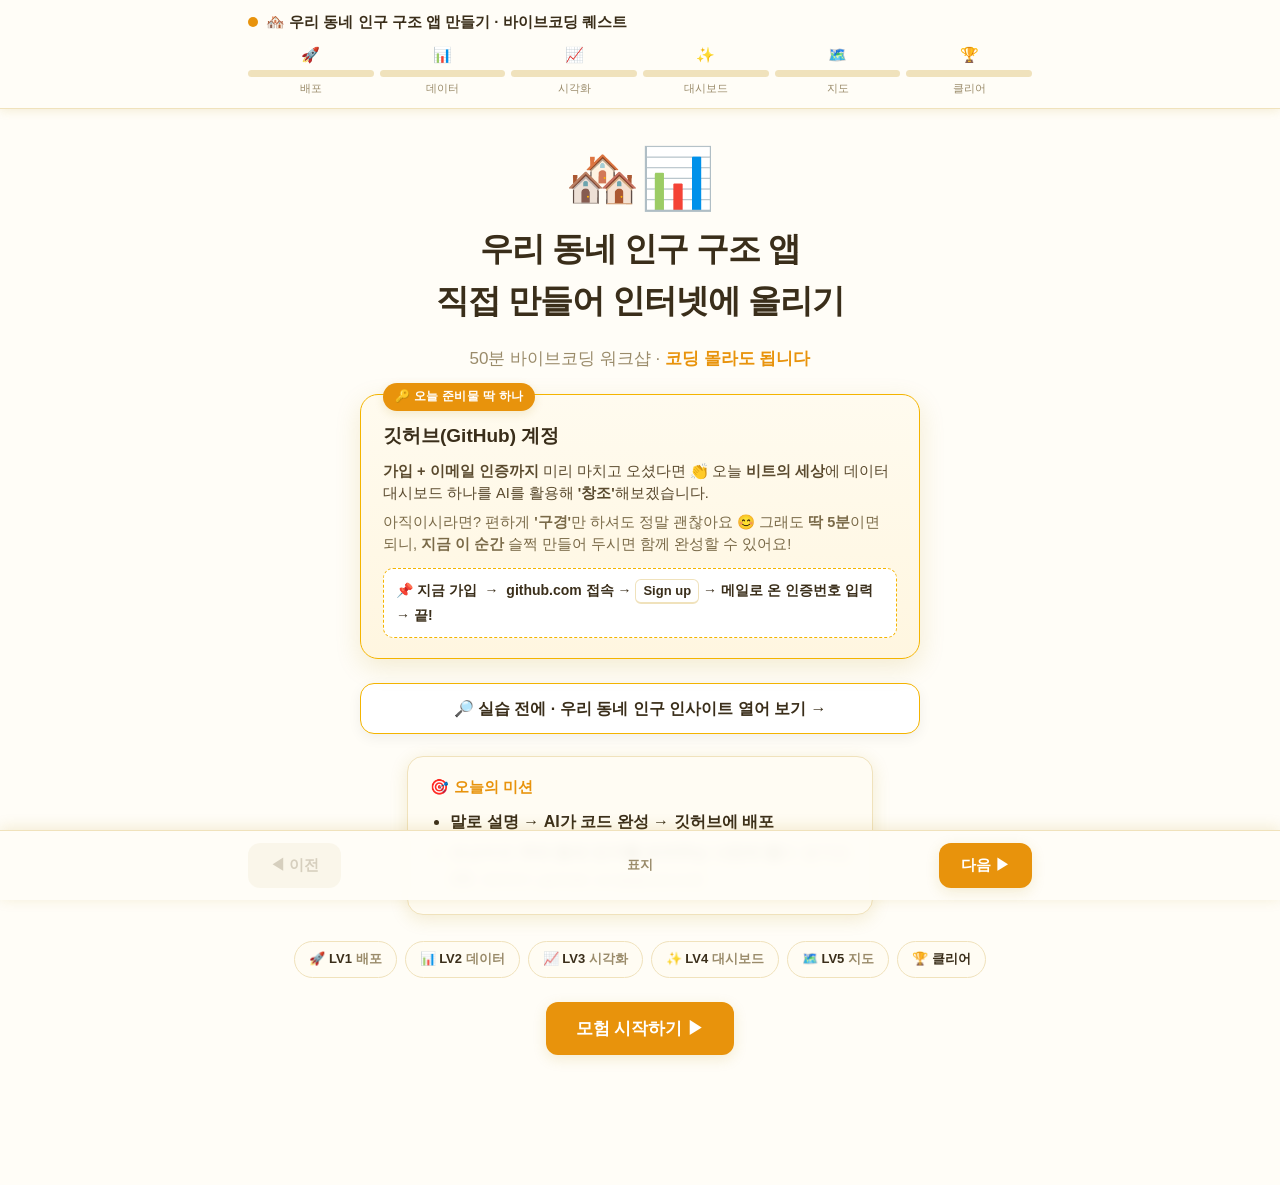
<file: index.html>
<!DOCTYPE html>
<html lang="ko">
<head>
<meta charset="UTF-8">
<meta name="viewport" content="width=device-width, initial-scale=1.0">
<title>우리 동네 인구 구조 앱 만들기 · 바이브코딩 퀘스트</title>
<style>
  :root{
    --gold:#F4B400; --accent:#E8930C; --accent-soft:#FFF0D0;
    --bg:#FFFDF7; --card:#FFF6E0; --card2:#FFFCF3;
    --ink:#3A2E1A; --muted:#9A8B6A; --line:#F0E2BC;
    --code-bg:#2B2721; --code-ink:#F5ECD5;
    --ok:#2E9E5B; --ok-soft:#ECF8F0; --ok-line:#BFE6CC;
    --tip:#C98A12; --tip-soft:#FFF4DA; --tip-line:#FBE3AC;
    --think:#3E7BE0; --think-soft:#EDF3FF; --think-line:#CFE0FB;
    --shadow:rgba(180,140,20,.16);
  }
  *{box-sizing:border-box;}
  body{margin:0; background:var(--bg); color:var(--ink);
    font-family:-apple-system,BlinkMacSystemFont,"Apple SD Gothic Neo","Malgun Gothic","Segoe UI",Roboto,sans-serif;
    line-height:1.6; -webkit-font-smoothing:antialiased;}
  header{position:sticky; top:0; z-index:20; background:#FFFDF7ee; backdrop-filter:blur(6px);
    border-bottom:1px solid var(--line); box-shadow:0 1px 10px var(--shadow);}
  .bar{max-width:820px; margin:0 auto; padding:10px 18px;}
  .brand{display:flex; align-items:center; gap:8px; font-weight:800; font-size:15px;}
  .brand .dot{width:10px;height:10px;border-radius:50%;background:var(--accent);transition:.3s;}
  .stepper{display:flex; gap:6px; margin-top:9px;}
  .step{flex:1; display:flex; flex-direction:column; align-items:center; gap:3px;
    font-size:11px; color:var(--muted); cursor:pointer; user-select:none;}
  .step .pill{width:100%; height:7px; border-radius:99px; background:var(--line); transition:.3s;}
  .step.done .pill{background:var(--gold);}
  .step.active .pill{background:var(--accent);}
  .step.active{color:var(--accent); font-weight:800;}
  .step .em{font-size:15px;}
  main{max-width:820px; margin:0 auto; padding:26px 18px 130px;}
  .page{display:none; animation:in .35s ease;}
  .page.show{display:block;}
  @keyframes in{from{opacity:0; transform:translateY(10px);} to{opacity:1; transform:none;}}
  .lvtag{display:inline-flex; align-items:center; gap:8px; font-weight:800; font-size:13px;
    color:#fff; background:var(--accent); padding:5px 13px; border-radius:99px; letter-spacing:.3px;
    box-shadow:0 3px 10px var(--shadow);}
  .mins{margin-left:8px; font-size:12px; color:var(--muted); font-weight:700;}
  h1.title{font-size:30px; margin:14px 0 4px; letter-spacing:-.02em; position:relative;}
  h1.title::after{content:""; display:block; width:64px; height:4px; border-radius:999px; margin-top:9px;
    background:linear-gradient(90deg,var(--gold),var(--accent));}
  .lead{color:#6B5836; font-size:16px; margin:16px 0 18px;}
  .power{background:var(--accent-soft); border:1px solid color-mix(in srgb, var(--accent) 30%, #fff);
    border-left:5px solid var(--accent); border-radius:12px; padding:12px 16px; margin:0 0 22px;
    font-weight:700; color:var(--ink);}
  .power small{display:block; font-weight:800; color:var(--accent); font-size:12px; letter-spacing:.5px; margin-bottom:2px;}
  ol.steps{list-style:none; counter-reset:s; padding:0; margin:0 0 8px;}
  ol.steps>li{counter-increment:s; position:relative; padding:4px 0 16px 44px; margin:0 0 0 15px;
    border-left:2px dashed var(--line);}
  ol.steps>li:last-child{border-left:2px solid transparent;}
  ol.steps>li::before{content:counter(s); position:absolute; left:-15px; top:0;
    width:30px;height:30px;border-radius:50%; background:var(--accent); color:#fff;
    font-weight:800; font-size:14px; display:flex; align-items:center; justify-content:center;
    box-shadow:0 2px 8px var(--shadow);}
  ol.steps b{color:var(--ink);}
  .kbd{display:inline-block; background:#fff; border:1px solid var(--line); border-bottom-width:2px;
    border-radius:6px; padding:1px 7px; font-size:13px; font-weight:700; font-family:inherit; color:var(--ink);}
  .kbd.cp{cursor:pointer; user-select:all;}
  .kbd.cp::after{content:"⧉"; font-size:11px; margin-left:5px; opacity:.45;}
  .kbd.cp:hover{background:var(--accent-soft); border-color:var(--accent); color:var(--accent);}
  .kbd.cp.done{background:var(--ok-soft); border-color:var(--ok-line); color:var(--ok);}
  .kbd.cp.done::after{content:"복사됨 ✓"; font-size:10.5px; font-weight:800; opacity:1;}
  .path{background:var(--accent-soft); color:var(--accent); font-weight:800; padding:1px 7px; border-radius:6px; font-size:13.5px;}
  .tabs{display:flex; gap:8px; margin:6px 0 14px; flex-wrap:wrap;}
  .tab{border:1px solid var(--line); background:#fff; color:var(--muted); font-weight:700;
    padding:9px 16px; border-radius:99px; cursor:pointer; font-size:14px; font-family:inherit; transition:.15s;}
  .tab.active{background:var(--accent); color:#fff; border-color:var(--accent); box-shadow:0 3px 10px var(--shadow);}
  .pane[hidden]{display:none;}
  .cbox{border:1px solid var(--line); border-radius:14px; overflow:hidden; margin:0 0 14px;
    background:var(--card2); box-shadow:0 1px 4px var(--shadow);}
  .cbox-head{display:flex; align-items:center; justify-content:space-between;
    padding:9px 14px; background:var(--card); border-bottom:1px solid var(--line);}
  .cbox-label{font-weight:800; font-size:13px; color:var(--ink);}
  .copy{border:none; background:var(--accent); color:#fff; font-weight:800; font-size:13px;
    padding:7px 15px; border-radius:8px; cursor:pointer; font-family:inherit; transition:.15s; white-space:nowrap;}
  .copy:hover{filter:brightness(1.07);}
  .copy.done{background:var(--ok);}
  textarea.code, textarea.prompt, input.urlbox{width:100%; border:none; resize:none; display:block;
    font-family:"SF Mono",ui-monospace,Menlo,Consolas,monospace;}
  textarea.code{background:var(--code-bg); color:var(--code-ink); padding:14px; font-size:12.5px; line-height:1.55; height:300px;}
  textarea.prompt{background:#fffdf5; color:#3A2E1A; padding:14px; font-size:13.5px; line-height:1.6; height:210px;}
  input.urlbox{background:var(--code-bg); color:#FDD98A; padding:13px 14px; font-size:12.5px; font-weight:600;}
  .hl{color:var(--accent); font-weight:800;}
  .box{border-radius:12px; padding:13px 16px; margin:16px 0; font-size:14.5px;}
  .box>b:first-child{display:block; margin-bottom:2px;}
  .check{background:var(--ok-soft); border:1px solid var(--ok-line);} .check b{color:var(--ok);}
  .tipbox{background:var(--tip-soft); border:1px solid var(--tip-line);} .tipbox b{color:#B45309;}
  .think{background:var(--think-soft); border:1px solid var(--think-line);} .think b{color:var(--think);}
  .dare{background:linear-gradient(180deg,#FFFBEF,var(--card2)); border:1.5px solid var(--gold);} .dare b{color:var(--accent);}
  .cover{text-align:center; padding-top:14px;}
  .cover .emoji{font-size:60px; line-height:1;}
  .cover h1{font-size:33px; margin:14px 0 6px; letter-spacing:-.03em;}
  .cover .sub{color:var(--muted); font-size:17px; margin-bottom:22px;}
  .cover .sub b{color:var(--accent);}
  .prereq{max-width:560px; margin:0 auto 24px; text-align:left;
    background:linear-gradient(180deg,#FFFBEF,var(--card));
    border:1.5px solid var(--gold); border-radius:18px; padding:20px 22px;
    box-shadow:0 8px 26px var(--shadow); position:relative;}
  .prereq .pr-badge{position:absolute; top:-12px; left:22px; background:var(--accent); color:#fff;
    font-size:12px; font-weight:800; padding:4px 12px; border-radius:99px; letter-spacing:.3px; box-shadow:0 3px 10px var(--shadow);}
  .prereq h3{margin:6px 0 8px; font-size:19px;}
  .prereq p{margin:6px 0; font-size:14.5px; color:#5A4A2E; line-height:1.55;}
  .prereq .pr-soft{color:#7A6A48;}
  .prereq .pr-how{margin-top:12px; background:#fff; border:1px dashed var(--gold); border-radius:10px;
    padding:10px 12px; font-size:14px; font-weight:700; color:var(--ink);}
  .source{max-width:640px; margin:6px 0 16px; padding:14px 18px; border-radius:14px; background:#fff; border:1.5px dashed var(--gold); text-align:left;}
  .source .src-h{display:block; font-size:1.02rem; margin-bottom:6px;}
  .source p{margin:0 0 10px; line-height:1.65; word-break:keep-all;}
  .source .src-go{display:inline-block; font-weight:800; text-decoration:none; color:#fff; background:var(--accent); padding:8px 14px; border-radius:10px;}
  .insight-link{display:block; max-width:560px; margin:0 auto 22px; padding:12px 16px; border-radius:14px; background:#fff;
    border:1.5px solid var(--gold); color:inherit; text-decoration:none; font-weight:700; text-align:center; box-shadow:0 4px 14px rgba(0,0,0,.06);}
  .insight-link:hover{transform:translateY(-1px);}
  .mission{display:inline-block; text-align:left; background:var(--card2); border:1px solid var(--line);
    border-radius:16px; padding:18px 22px; box-shadow:0 4px 18px var(--shadow); margin-bottom:20px;}
  .mission h3{margin:0 0 10px; font-size:15px; color:var(--accent);}
  .mission ul{margin:0; padding-left:20px;} .mission li{margin:5px 0;}
  .route{display:flex; flex-wrap:wrap; gap:8px; justify-content:center; margin:6px 0 24px;}
  .route .r{background:var(--card2);border:1px solid var(--line);border-radius:99px;padding:7px 14px;font-size:13px;font-weight:700;}
  .route .r em{font-style:normal; color:var(--muted);}
  .nav{position:fixed; left:0; right:0; bottom:0; z-index:20; background:#FFFDF7f2; backdrop-filter:blur(6px);
    border-top:1px solid var(--line); box-shadow:0 -2px 14px var(--shadow);}
  .nav-in{max-width:820px; margin:0 auto; padding:12px 18px; display:flex; align-items:center; gap:12px;}
  .nav .now{flex:1; text-align:center; font-weight:800; color:var(--muted); font-size:13px;}
  .btn{border:none; border-radius:12px; padding:13px 22px; font-weight:800; font-size:15px; cursor:pointer; font-family:inherit; transition:.15s;}
  .btn.prev{background:#F3ECD8; color:var(--muted);}
  .btn.next{background:var(--accent); color:#fff; box-shadow:0 4px 14px var(--shadow);}
  .btn.next:hover{filter:brightness(1.06);}
  .btn:disabled{opacity:.4; cursor:default; box-shadow:none;}
  .btn.big{font-size:17px; padding:15px 30px;}
  #toast{position:fixed; left:50%; top:14px; transform:translateX(-50%); z-index:50; display:none; pointer-events:none;}
  #toast.go{display:block;}
  #toast .card{background:var(--accent); color:#fff; padding:9px 18px; border-radius:99px; white-space:nowrap;
    font-size:14px; font-weight:800; box-shadow:0 6px 18px rgba(120,80,10,.26); animation:lvup 1.6s ease forwards;}
  @keyframes lvup{0%{opacity:0; transform:translateY(-10px);}
    14%{opacity:1; transform:none;} 78%{opacity:1; transform:none;} 100%{opacity:0; transform:translateY(-6px);}}
  @media (max-width:520px){
    h1.title{font-size:25px;} .cover h1{font-size:26px;}
    .step .lbl{display:none;} .btn{padding:12px 16px; font-size:14px;}
  }
</style>
</head>
<body>

<header>
  <div class="bar">
    <div class="brand"><span class="dot"></span> 🏘️ 우리 동네 인구 구조 앱 만들기 · 바이브코딩 퀘스트</div>
    <div class="stepper" id="stepper">
      <div class="step" data-go="1"><span class="em">🚀</span><span class="pill"></span><span class="lbl">배포</span></div>
      <div class="step" data-go="2"><span class="em">📊</span><span class="pill"></span><span class="lbl">데이터</span></div>
      <div class="step" data-go="3"><span class="em">📈</span><span class="pill"></span><span class="lbl">시각화</span></div>
      <div class="step" data-go="4"><span class="em">✨</span><span class="pill"></span><span class="lbl">대시보드</span></div>
      <div class="step" data-go="5"><span class="em">🗺️</span><span class="pill"></span><span class="lbl">지도</span></div>
      <div class="step" data-go="6"><span class="em">🏆</span><span class="pill"></span><span class="lbl">클리어</span></div>
    </div>
  </div>
</header>

<main>

<!-- ═══ 표지 ═══ -->
<section class="page show cover" id="p0">
  <div class="emoji">🏘️📊</div>
  <h1>우리 동네 인구 구조 앱<br>직접 만들어 인터넷에 올리기</h1>
  <p class="sub">50분 바이브코딩 워크샵 · <b>코딩 몰라도 됩니다</b></p>

  <div class="prereq">
    <span class="pr-badge">🔑 오늘 준비물 딱 하나</span>
    <h3>깃허브(GitHub) 계정</h3>
    <p><b>가입 + 이메일 인증까지</b> 미리 마치고 오셨다면 👏 오늘 <b>비트의 세상</b>에 데이터 대시보드 하나를 AI를 활용해 <b>'창조'</b>해보겠습니다.</p>
    <p class="pr-soft">아직이시라면? 편하게 <b>'구경'</b>만 하셔도 정말 괜찮아요 😊 그래도 <b>딱 5분</b>이면 되니, <b>지금 이 순간</b> 슬쩍 만들어 두시면 함께 완성할 수 있어요!</p>
    <div class="pr-how">📌 지금 가입 &nbsp;→&nbsp; <b>github.com</b> 접속 → <span class="kbd">Sign up</span> → 메일로 온 인증번호 입력 → 끝!</div>
  </div>

  <a class="insight-link" href="https://greatsong.github.io/map/insight.html" target="_blank" rel="noopener">🔎 실습 전에 · <b>우리 동네 인구 인사이트</b> 열어 보기 →</a>

  <div class="mission">
    <h3>🎯 오늘의 미션</h3>
    <ul>
      <li><b>말로 설명 → AI가 코드 완성 → 깃허브에 배포</b></li>
      <li>완성하면 <b>우리 동네 인구를 보여주는 나만의 웹</b>이 생겨요<br>(예: <code>내아이디.github.io/population</code>)</li>
    </ul>
  </div>

  <div class="route">
    <span class="r">🚀 LV1 <em>배포</em></span>
    <span class="r">📊 LV2 <em>데이터</em></span>
    <span class="r">📈 LV3 <em>시각화</em></span>
    <span class="r">✨ LV4 <em>대시보드</em></span>
    <span class="r">🗺️ LV5 <em>지도</em></span>
    <span class="r">🏆 클리어</span>
  </div>

  <button class="btn next big" onclick="go(1)">모험 시작하기 ▶</button>
</section>

<!-- ═══ LEVEL 1 : 배포 ═══ -->
<section class="page" id="p1">
  <span class="lvtag">🚀 LEVEL 1 · 배포</span><span class="mins">⏱ 약 12분</span>
  <h1 class="title">인터넷에 내 주소를 만든다</h1>
  <p class="lead">아직 데이터도 그래프도 없어요. 먼저 <b>빈 앱을 인터넷에 올려</b> 내 주소부터 확보합니다. 배포는 오늘 딱 한 번만!</p>
  <div class="power"><small>이 레벨에서 얻는 능력</small>🌐 세상 누구나 접속할 수 있는 <b>나만의 웹사이트 주소</b></div>

  <ol class="steps">
    <li><a href="https://github.com" target="_blank" rel="noopener" style="color:var(--accent);font-weight:800;text-decoration:underline">github.com</a> 접속·로그인 → 오른쪽 위 <span class="kbd">+</span> ▸ <span class="path">New repository</span></li>
    <li>이름에 <span class="kbd cp" title="클릭하면 복사돼요">population</span> 입력 · <b>Public</b> 선택 · <b>Add a README file</b> 체크 ▸ <span class="path">Create repository</span></li>
    <li><span class="path">Add file</span> ▸ <span class="path">Create new file</span> ▸ 파일 이름을 <span class="kbd cp" title="클릭하면 복사돼요">index.html</span> 로</li>
    <li>아래 코드를 <b>복사</b>해서 붙여넣기 👇</li>
  </ol>

  <div class="cbox">
    <div class="cbox-head"><span class="cbox-label">📄 index.html (첫 배포용)</span><button class="copy">복사</button></div>
    <textarea class="code" readonly rows="10">&lt;!DOCTYPE html&gt;
&lt;html lang="ko"&gt;
&lt;head&gt;
  &lt;meta charset="UTF-8"&gt;
  &lt;title&gt;우리 동네 인구 구조&lt;/title&gt;
&lt;/head&gt;
&lt;body&gt;
  &lt;h1&gt;🏘️ 우리 동네 인구 구조&lt;/h1&gt;
  &lt;p&gt;곧 우리 동네 인구 데이터가 여기에 나타납니다! (레벨 2에서 만들어요)&lt;/p&gt;
&lt;/body&gt;
&lt;/html&gt;</textarea>
  </div>

  <ol class="steps" start="5" style="counter-reset:s 4;">
    <li>초록색 <span class="path">Commit changes</span> 버튼 클릭</li>
    <li><span class="path">Settings</span> ▸ 왼쪽 <span class="path">Pages</span> ▸ Branch를 <span class="kbd">main</span> 으로 ▸ <span class="path">Save</span></li>
    <li>1~2분 뒤, 위쪽에 뜬 <b>내 주소</b>(<code>내아이디.github.io/population</code>)를 새 탭에서 열기</li>
  </ol>

  <div class="box check"><b>✅ 이렇게 되면 성공!</b>
    화면에 <b>"🏘️ 우리 동네 인구 구조"</b> 글자가 <b>인터넷 주소</b>로 보이면 배포 성공. 아직 밋밋해도 정상이에요.</div>
  <div class="box tipbox"><b>💡 팁 · 반영에 시간이 걸려요</b>
    <b>첫 배포</b>는 1~2분(가끔 더) 걸릴 수 있어요. 안 뜨면 잠깐 기다렸다 새로고침!<br>
    이후 <b>수정</b>은 보통 수십 초 안에 반영됩니다. 그래도 안 바뀌면 <span class="kbd">Ctrl</span>+<span class="kbd">Shift</span>+<span class="kbd">R</span>(강력 새로고침). 배포는 지금 딱 한 번, 다음부터는 <b>index.html만 고쳐 Commit</b>하면 같은 주소에 자동 반영돼요.</div>
</section>

<!-- ═══ LEVEL 2 : 데이터 ═══ -->
<section class="page" id="p2">
  <span class="lvtag">📊 LEVEL 2 · 데이터</span><span class="mins">⏱ 약 12분</span>
  <h1 class="title">우리 동네 인구 데이터를 불러온다</h1>
  <div class="source">
    <b class="src-h">📍 이 데이터는 어디서 왔을까요?</b>
    <p>이 데이터는 행정안전부가 매달 공개하는 주민등록 인구통계의 연령별 인구현황이에요. 전국 읍·면·동마다 나이별과 성별 인구가 들어 있어요. 오늘 쓰는 CSV 파일은 이 원본을 그대로 받아 깃허브에 올려 둔 것으로, 매달 자동으로 새 파일로 바뀌어요. 행정안전부 사이트에 직접 들어가 확인해 보실 수 있어요.</p>
    <a class="src-go" href="https://jumin.mois.go.kr/" target="_blank" rel="noopener">행정안전부 사이트에서 직접 보기 →</a>
  </div>
  <p class="lead">깃허브에 올라가 있는 <b>전국 인구 데이터(CSV) 주소</b>를 AI에게 건네주면, 그 데이터를 불러와 지역별로 보여주는 <b>코드가 알아서 완성</b>됩니다.</p>
  <div class="power"><small>이 레벨에서 얻는 능력</small>📊 깃허브에 저장된 <b>공공데이터(CSV)</b>를 내 앱으로 불러오기</div>

  <div class="tabs" data-tabs>
    <button class="tab active" data-t="code">📋 완성 코드로 · 다 함께</button>
    <button class="tab" data-t="ai">🤖 AI로 직접 · 도전</button>
  </div>

  <div class="pane" data-p="ai" hidden>
    <ol class="steps">
      <li>아래 데이터 주소를 <b>새 탭에서 열어보세요</b>. <span class="hl">진짜 인구 CSV가 보여요!</span> (복사는 안 해도 돼요 — 다음 프롬프트에 이미 들어 있어요) 👇</li>
    </ol>
    <div class="cbox">
      <div class="cbox-head"><span class="cbox-label">🔗 인구 데이터 주소 (그대로 복사)</span><button class="copy">복사</button></div>
      <input class="urlbox" readonly value="https://raw.githubusercontent.com/greatsong/modudata/main/data/population_latest.csv">
    </div>
    <ol class="steps" start="2" style="counter-reset:s 1;">
      <li>아래 <b>프롬프트를 그대로 복사</b>해 AI(클로드·챗지피티)에 붙여넣고 <b>전송</b>하세요 👇 <span class="hl">데이터 주소가 이미 들어 있어요!</span></li>
    </ol>
    <div class="cbox">
      <div class="cbox-head"><span class="cbox-label">🤖 AI 프롬프트 (주소 포함 · 그대로 복사)</span><button class="copy">복사</button></div>
      <textarea class="prompt" readonly style="height:240px">아래 주소에 우리나라 동네별 인구 데이터(CSV 파일)가 있어.
https://raw.githubusercontent.com/greatsong/modudata/main/data/population_latest.csv

동네 이름을 검색해서 고르면 그 동네의 총인구, 남자 인구, 여자 인구를 보여 주는 웹페이지를 index.html 파일 하나로 만들어 줘.

참고로 이 파일은 행정안전부에서 받은 원본 그대로라서
- 한글이 EUC-KR로 저장되어 있고
- 숫자에 쉼표가 들어 있어(예: "9,289,813").
- 열 이름은 "2026년09월_남_총인구수", "2026년09월_여_5세"처럼 생겼어.
- 지역 이름 뒤에 괄호로 붙은 숫자는 빼고 보여 줘.</textarea>
    </div>
    <ol class="steps" start="3" style="counter-reset:s 2;">
      <li>AI가 준 <b>index.html 코드 전체를 복사</b> → 깃허브 <span class="kbd cp" title="클릭하면 복사돼요">index.html</span> 편집(연필 ✏️) → <b>기존 내용 다 지우고</b> 붙여넣기 → <span class="path">Commit changes</span></li>
      <li>내 주소 탭으로 가서 <b>새로고침</b>(<span class="kbd">F5</span>)</li>
    </ol>
  </div>

  <div class="pane" data-p="code">
    <p class="lead" style="font-size:14.5px">AI 없이 바로 쓰는 완성본입니다. 그대로 붙여넣어도 되고, <b>2번째 줄 기본지역만</b> 우리 동네로 바꿔도 돼요. 깃허브 <code>index.html</code>에 통째로 붙여넣으세요.</p>
    <div class="cbox">
      <div class="cbox-head"><span class="cbox-label">📄 완성 코드 · 데이터만 (기본지역만 수정 가능)</span><button class="copy">복사</button></div>
      <textarea class="code" readonly>&lt;!DOCTYPE html&gt;
&lt;html lang="ko"&gt;
&lt;head&gt;
&lt;meta charset="UTF-8"&gt;
&lt;meta name="viewport" content="width=device-width, initial-scale=1.0"&gt;
&lt;title&gt;우리 동네 인구&lt;/title&gt;
&lt;/head&gt;
&lt;body&gt;
  &lt;h1&gt;우리 동네 인구&lt;/h1&gt;
  &lt;input id="q" list="regions" placeholder="동네 이름 입력 (예: 서울특별시 종로구)" style="width:100%;max-width:360px;padding:8px;font-size:16px;"&gt;
  &lt;datalist id="regions"&gt;&lt;/datalist&gt;
  &lt;div id="app"&gt;데이터 불러오는 중…&lt;/div&gt;

&lt;script&gt;
const 기본지역 = "서울특별시 종로구"; // ← 보고 싶은 지역으로 바꿔도 돼요
const DATA_URL = "https://raw.githubusercontent.com/greatsong/modudata/main/data/population_latest.csv";

let HEADER = [], INDEX = {};
const num = s =&gt; parseInt(String(s).replace(/[^0-9-]/g,''),10) || 0;   // 따옴표·천단위 쉼표 제거
// 따옴표로 감싼 CSV 한 줄 파싱 (값 안에 쉼표가 있어 단순 split 불가)
function parseCSV(line){const o=[];let c='',q=false;for(let i=0;i&lt;line.length;i++){const ch=line[i];if(ch==='"'){if(q&amp;&amp;line[i+1]==='"'){c+='"';i++;}else q=!q;}else if(ch===','&amp;&amp;!q){o.push(c);c='';}else c+=ch;}o.push(c);return o;}
const cleanName = s =&gt; s.replace(/\s*\(\d+\)\s*$/,'').replace(/\s+/g,' ').trim();  // "서울…종로구 (1111…)" → "서울…종로구"

// 한 지역의 남/여/총 인구 합계
function sums(cells){
  let male=0, female=0;
  for(let i=1;i&lt;HEADER.length;i++){
    if(!/_(\d+)세/.test(HEADER[i])) continue;   // 나이 열만(총인구수·연령구간 제외)
    const v = num(cells[i]);
    if(HEADER[i].includes('_남_')) male+=v;
    else if(HEADER[i].includes('_여_')) female+=v;   // _계_ 무시
  }
  return { male, female, total: male+female };
}

function show(name){
  const cells = INDEX[name];
  if(!cells){ document.getElementById('app').textContent = '그 지역을 못 찾았어요. 목록에서 골라보세요.'; return; }
  const {male,female,total} = sums(cells);
  document.getElementById('app').innerHTML =
    `&lt;h2&gt;${name}&lt;/h2&gt;
     &lt;p&gt;총인구: &lt;b&gt;${total.toLocaleString()}&lt;/b&gt;명&lt;/p&gt;
     &lt;p&gt;남자 ${male.toLocaleString()}명 · 여자 ${female.toLocaleString()}명&lt;/p&gt;`;
}

(async ()=&gt;{
  const buf = await (await fetch(DATA_URL)).arrayBuffer();
  const text = new TextDecoder('euc-kr').decode(buf);   // 행안부 원본은 cp949 인코딩
  const lines = text.trim().split(/\r?\n/);
  HEADER = parseCSV(lines[0]);                // 첫 줄은 열 이름
  const dl = document.getElementById('regions');
  lines.slice(1).forEach(line=&gt;{
    const cells = parseCSV(line); const name = cleanName(cells[0]);
    INDEX[name] = cells;                      // 지역명으로 찾을 수 있게 저장
    const o = document.createElement('option'); o.value = name; dl.appendChild(o);
  });
  const q = document.getElementById('q');
  q.value = 기본지역;
  q.addEventListener('input', ()=&gt;{ if(INDEX[q.value]) show(q.value); });
  show(기본지역);
})().catch(e=&gt;document.getElementById('app').textContent = '⚠️ ' + e.message);
&lt;/script&gt;
&lt;/body&gt;
&lt;/html&gt;</textarea>
    </div>
  </div>

  <div class="box dare"><b>⭐ 다 됐으면 — 딱 하나만 바꿔보기</b>
    ① 완성 코드 <b>2번째 줄 <code>기본지역</code></b>을 우리 학교 동네로 바꿔 보세요.<br>
    ② <b>도전(여유되면)</b>: 위 <span class="path">🤖 AI로 직접</span> 탭을 열어 AI에게 딱 하나만 — <b>"없는 지역을 넣으면 안내 문구를 띄워줘"</b><br>
    🚧 <b>여기까지만!</b> 더 하고 싶은 건 마무리 후 자유시간에.</div>
  <div class="box check"><b>✅ 이렇게 되면 성공!</b>
    검색창에 지역을 입력(예: <b>서울특별시 종로구</b>)하면 <b>총인구·남자·여자 수</b>가 나타납니다. <b>다 됐으면 손 들어 알려주세요 🙋</b></div>
  <div class="box tipbox"><b>💡 왜 신기하냐면</b>
    이건 <b>전국 3,900여 개 모든 동네</b>의 진짜 인구예요. 우리 동네, 내 고향, 근무하는 학교 동네까지 다 찾아볼 수 있어요!</div>
</section>

<!-- ═══ LEVEL 3 : 시각화 ═══ -->
<section class="page" id="p3">
  <span class="lvtag">📈 LEVEL 3 · 시각화</span><span class="mins">⏱ 약 10분</span>
  <h1 class="title">숫자를 '한눈에 보이는' 그래프로</h1>
  <p class="lead">표 속 숫자만으론 감이 안 오죠. <b>인구 피라미드</b>로 남녀·연령 구조를 한눈에 보이게 만듭니다.</p>
  <div class="power"><small>이 레벨에서 얻는 능력</small>📈 데이터를 <b>그래프로 시각화</b>하기</div>

  <div class="tabs" data-tabs>
    <button class="tab active" data-t="code">📋 완성 코드로 · 다 함께</button>
    <button class="tab" data-t="ai">🤖 AI로 직접 · 도전</button>
  </div>

  <div class="pane" data-p="ai" hidden>
    <ol class="steps">
      <li><b>레벨 2에서 대화하던 그 AI 창</b>에 아래 프롬프트를 이어서 보내기 👇</li>
    </ol>
    <div class="cbox">
      <div class="cbox-head"><span class="cbox-label">🤖 AI 프롬프트 (이어서 대화)</span><button class="copy">복사</button></div>
      <textarea class="prompt" readonly style="height:180px">방금 만든 페이지에 인구 피라미드를 추가해 줘.
나이별로 남자는 왼쪽, 여자는 오른쪽으로 막대를 그리고, 그래프는 Plotly로 그려 줘.
전체 코드를 다시 줘.</textarea>
    </div>
    <ol class="steps" start="2" style="counter-reset:s 1;">
      <li>새 코드를 깃허브 <span class="kbd cp" title="클릭하면 복사돼요">index.html</span>에 <b>통째로 교체</b> → <span class="path">Commit</span> → <b>새로고침</b></li>
    </ol>
  </div>

  <div class="pane" data-p="code">
    <div class="cbox">
      <div class="cbox-head"><span class="cbox-label">📄 완성 코드 · 인구 피라미드</span><button class="copy">복사</button></div>
      <textarea class="code" readonly>&lt;!DOCTYPE html&gt;
&lt;html lang="ko"&gt;
&lt;head&gt;
&lt;meta charset="UTF-8"&gt;
&lt;meta name="viewport" content="width=device-width, initial-scale=1.0"&gt;
&lt;title&gt;우리 동네 인구 피라미드&lt;/title&gt;
&lt;script src="https://cdn.plot.ly/plotly-2.35.2.min.js" charset="utf-8"&gt;&lt;/script&gt;
&lt;style&gt;
  body{font-family:-apple-system,BlinkMacSystemFont,"Malgun Gothic",sans-serif;
       max-width:560px;margin:0 auto;padding:20px;color:#222;}
  h1{font-size:20px;}
  input{width:100%;font-size:16px;padding:9px;border:1px solid #ddd;border-radius:8px;margin-bottom:12px;}
  #sub{font-size:15px;margin-bottom:6px;} #sub b{font-size:17px;}
  #py{width:100%;}
&lt;/style&gt;
&lt;/head&gt;
&lt;body&gt;
  &lt;h1&gt;🏘️ 우리 동네 인구 피라미드&lt;/h1&gt;
  &lt;input id="q" list="regions" placeholder="동네 이름 입력 (예: 서울특별시 종로구)"&gt;
  &lt;datalist id="regions"&gt;&lt;/datalist&gt;
  &lt;div id="sub"&gt;데이터 불러오는 중…&lt;/div&gt;
  &lt;div id="py"&gt;&lt;/div&gt;

&lt;script&gt;
const 기본지역 = "서울특별시 종로구"; // ← 보고 싶은 지역으로 바꿔도 돼요
const DATA_URL = "https://raw.githubusercontent.com/greatsong/modudata/main/data/population_latest.csv";

let HEADER = [], INDEX = {};
const num = s =&gt; parseInt(String(s).replace(/[^0-9-]/g,''),10) || 0;   // 따옴표·천단위 쉼표 제거
// 따옴표로 감싼 CSV 한 줄 파싱 (값 안에 쉼표가 있어 단순 split 불가)
function parseCSV(line){const o=[];let c='',q=false;for(let i=0;i&lt;line.length;i++){const ch=line[i];if(ch==='"'){if(q&amp;&amp;line[i+1]==='"'){c+='"';i++;}else q=!q;}else if(ch===','&amp;&amp;!q){o.push(c);c='';}else c+=ch;}o.push(c);return o;}
const cleanName = s =&gt; s.replace(/\s*\(\d+\)\s*$/,'').replace(/\s+/g,' ').trim();  // "서울…종로구 (1111…)" → "서울…종로구"

// 연령별(0~100세) 남/여 인구
function ageBySex(cells){
  const m = new Array(101).fill(0), f = new Array(101).fill(0);
  for(let i=1;i&lt;HEADER.length;i++){
    const mm = HEADER[i].match(/_(\d+)세/); if(!mm) continue;   // 총인구수·연령구간 열은 건너뜀
    const a = Math.min(100, +mm[1]);
    if(HEADER[i].includes('_남_')) m[a]+=num(cells[i]);
    else if(HEADER[i].includes('_여_')) f[a]+=num(cells[i]);    // _계_ 열은 무시(남+여만)
  }
  return { m, f };
}

// Plotly 인구 피라미드 (1세 단위)
function drawPyramid(m, f){
  const ages=Array.from({length:101},(_,i)=&gt;i);   // 0~100세(100+) 1세 단위
  const mx=Math.max(...m,...f,1);
  const step=Math.max(500, Math.ceil(mx/4/500)*500), lim=Math.ceil(mx/step)*step;
  const tv=[]; for(let v=-lim; v&lt;=lim; v+=step) tv.push(v);
  Plotly.react('py',[
    {y:ages,x:m.map(v=&gt;-v),name:'남자',type:'bar',orientation:'h',marker:{color:'#4C8DF6'},
     customdata:m,hovertemplate:'%{y}세 · 남 %{customdata:,}명&lt;extra&gt;&lt;/extra&gt;'},
    {y:ages,x:f,name:'여자',type:'bar',orientation:'h',marker:{color:'#F4789B'},
     hovertemplate:'%{y}세 · 여 %{x:,}명&lt;extra&gt;&lt;/extra&gt;'}
  ],{
    barmode:'relative', bargap:0.15, height:560, margin:{l:46,r:14,t:6,b:28},
    paper_bgcolor:'rgba(0,0,0,0)', plot_bgcolor:'rgba(0,0,0,0)',
    font:{family:'-apple-system,"Malgun Gothic",sans-serif',size:12,color:'#333'},
    legend:{orientation:'h',x:0.5,xanchor:'center',y:1.03},
    xaxis:{tickvals:tv,ticktext:tv.map(v=&gt;Math.abs(v).toLocaleString()),zeroline:true,zerolinecolor:'#ccc',gridcolor:'rgba(0,0,0,.06)',fixedrange:true},
    yaxis:{dtick:10,ticksuffix:'세',range:[-0.6,100.6],fixedrange:true}
  },{displayModeBar:false,responsive:true});
}

function show(name){
  const cells = INDEX[name]; if(!cells) return;
  const {m,f} = ageBySex(cells);
  const total = m.reduce((a,b)=&gt;a+b,0) + f.reduce((a,b)=&gt;a+b,0);
  document.getElementById('sub').innerHTML = `&lt;b&gt;${name}&lt;/b&gt; · 총 ${total.toLocaleString()}명`;
  drawPyramid(m, f);
}

(async ()=&gt;{
  const buf = await (await fetch(DATA_URL)).arrayBuffer();
  const text = new TextDecoder('euc-kr').decode(buf);   // 행안부 원본은 cp949 인코딩
  const lines = text.trim().split(/\r?\n/);
  HEADER = parseCSV(lines[0]);
  const dl = document.getElementById('regions');
  lines.slice(1).forEach(line=&gt;{
    const cells = parseCSV(line); const name = cleanName(cells[0]);
    INDEX[name] = cells;
    const o = document.createElement('option'); o.value = name; dl.appendChild(o);
  });
  const q = document.getElementById('q');
  q.value = 기본지역;
  q.addEventListener('input', ()=&gt;{ if(INDEX[q.value]) show(q.value); });
  show(기본지역);
})().catch(e=&gt;document.getElementById('sub').textContent = '⚠️ ' + e.message);
&lt;/script&gt;
&lt;/body&gt;
&lt;/html&gt;</textarea>
    </div>
  </div>

  <div class="box dare"><b>⭐ 다 됐으면 — 딱 하나만 바꿔보기</b>
    <b>도전(여유되면)</b>: 위 <span class="path">🤖 AI로 직접</span> 탭을 열어 AI에게 딱 하나만 — <b>"막대 색을 바꿔줘"</b> 또는 <b>"나이를 10세 단위로 묶어줘"</b><br>
    🚧 <b>색·묶음 정도만!</b> 준비되면 다음 레벨 ▶</div>
  <div class="box check"><b>✅ 이렇게 되면 성공!</b>
    남자(왼쪽)·여자(오른쪽)가 연령대별로 뻗어나가는 <b>인구 피라미드</b>가 그려집니다. <b>다 됐으면 손 들어 알려주세요 🙋</b></div>
  <div class="box think"><b>🤔 이렇게 해보세요</b>
    검색창에 <b>다른 동네</b>를 넣어 비교해보세요. 신도시와 시골, 피라미드 모양이 완전히 다를 거예요!</div>
</section>

<!-- ═══ LEVEL 4 : 대시보드 ═══ -->
<section class="page" id="p4">
  <span class="lvtag">✨ LEVEL 4 · 대시보드</span><span class="mins">⏱ 약 10분</span>
  <h1 class="title">지표 카드까지 갖춘 '진짜 대시보드'</h1>
  <p class="lead">밝은 톤과 <b>지표 카드(고령화율·유소년 비율 등)</b>를 더해 뉴스에 나올 법한 대시보드로 끌어올립니다. 여기서부터가 진짜 <b>바이브코딩</b>이에요.</p>
  <div class="power"><small>이 레벨에서 얻는 능력</small>✨ 말 한마디로 <b>데이터 대시보드를 디자인</b></div>

  <div class="tabs" data-tabs>
    <button class="tab active" data-t="code">📋 완성 코드로 · 다 함께</button>
    <button class="tab" data-t="ai">🤖 AI로 직접 · 도전</button>
  </div>

  <div class="pane" data-p="ai" hidden>
    <ol class="steps">
      <li>같은 AI 창에 아래 프롬프트를 이어서 보내기 → 코드 교체 → <span class="path">Commit</span> → 새로고침 👇</li>
    </ol>
    <div class="cbox">
      <div class="cbox-head"><span class="cbox-label">🤖 AI 프롬프트 (밝은 대시보드)</span><button class="copy">복사</button></div>
      <textarea class="prompt" readonly style="height:250px">이제 대시보드처럼 밝고 예쁘게 꾸며 줘. 지금 기능은 그대로 두고, 코드는 간결하게 전체를 다시 줘.
- 위쪽에 카드 4개: 총인구, 남녀 인구, 고령화율(65세 이상 비율), 유소년 비율(0~14세)
- 크림, 민트, 베리 색 테마를 고르는 버튼 3개
- 휴대폰에서도 예쁘게</textarea>
    </div>
    <div class="box tipbox"><b>🎨 진짜 바이브코딩은 여기서부터</b>
      프롬프트에 한 줄씩 더 시켜보세요 — <b>"내 고향을 기본값으로"</b>, <b>"고령화율이 20% 넘으면 빨갛게"</b>, <b>"두 지역을 나란히 비교"</b>. 말하는 대로 바뀝니다.</div>
  </div>

  <div class="pane" data-p="code">
    <div class="cbox">
      <div class="cbox-head"><span class="cbox-label">📄 완성 코드 · 밝은 대시보드 (테마 전환 포함)</span><button class="copy">복사</button></div>
      <textarea class="code" readonly>&lt;!DOCTYPE html&gt;
&lt;html lang="ko"&gt;
&lt;head&gt;
&lt;meta charset="UTF-8"&gt;
&lt;meta name="viewport" content="width=device-width, initial-scale=1.0"&gt;
&lt;title&gt;우리 동네 인구 구조 🏘️&lt;/title&gt;
&lt;script src="https://cdn.plot.ly/plotly-2.35.2.min.js" charset="utf-8"&gt;&lt;/script&gt;
&lt;style&gt;
  :root{
    --bg:#FFFDF7; --card:#FFF6E0; --border:#F0E2BC;
    --accent:#E8930C; --gold:#F4B400; --text:#3A2E1A; --muted:#9A8B6A; --shadow:rgba(180,140,20,.18);
  }
  body[data-theme="mint"]{--bg:#F4FFFB;--card:#E7FBF3;--border:#C7F0E0;--accent:#0EA371;--gold:#34D399;--text:#0F3D2E;--muted:#6FA992;--shadow:rgba(16,185,129,.18);}
  body[data-theme="berry"]{--bg:#FFF7FA;--card:#FFE9F1;--border:#FBD5E5;--accent:#E23C86;--gold:#F9A8D4;--text:#4A1D33;--muted:#B98098;--shadow:rgba(236,72,153,.18);}
  *{box-sizing:border-box;}
  body{margin:0;background:var(--bg);color:var(--text);transition:background .3s;
    font-family:-apple-system,BlinkMacSystemFont,"Apple SD Gothic Neo","Malgun Gothic",sans-serif;}
  .wrap{max-width:600px;margin:0 auto;padding:24px 18px 48px;}
  .themes{display:flex;gap:6px;justify-content:flex-end;margin-bottom:8px;}
  .themes button{border:1px solid var(--border);background:#fff;color:var(--text);border-radius:99px;
    padding:5px 12px;font-size:13px;font-weight:700;cursor:pointer;font-family:inherit;}
  .themes button.on{background:var(--accent);color:#fff;border-color:var(--accent);}
  h1{font-size:1.6rem;font-weight:800;letter-spacing:-.02em;margin:.1rem 0;}
  h1 .a{color:var(--accent);}
  .under{width:60px;height:4px;border-radius:99px;margin:.4rem 0 .6rem;
    background:linear-gradient(90deg,var(--gold),var(--accent));}
  input#q{width:100%;font-size:1rem;padding:.6rem .7rem;border:1px solid var(--border);
    border-radius:.7rem;background:#fff;color:var(--text);margin-bottom:14px;}
  .cards{display:grid;grid-template-columns:repeat(4,1fr);gap:10px;margin-bottom:14px;}
  .card{background:var(--card);border:1px solid var(--border);border-radius:14px;padding:12px;
    box-shadow:0 1px 4px var(--shadow);}
  .card .k{font-size:.74rem;color:var(--muted);font-weight:700;}
  .card .v{font-size:1.15rem;font-weight:800;color:var(--accent);margin-top:2px;}
  #py{width:100%;}
  .foot{color:var(--muted);font-size:.8rem;margin-top:14px;}
  @media(max-width:560px){.cards{grid-template-columns:repeat(2,1fr);}}
&lt;/style&gt;
&lt;/head&gt;
&lt;body&gt;
  &lt;div class="wrap"&gt;
    &lt;div class="themes" id="themes"&gt;
      &lt;button data-th="" class="on"&gt;🍞 크림&lt;/button&gt;
      &lt;button data-th="mint"&gt;🌿 민트&lt;/button&gt;
      &lt;button data-th="berry"&gt;🍓 베리&lt;/button&gt;
    &lt;/div&gt;
    &lt;h1&gt;🏘️ 우리 동네 &lt;span class="a"&gt;인구 구조&lt;/span&gt;&lt;/h1&gt;
    &lt;div class="under"&gt;&lt;/div&gt;
    &lt;input id="q" list="regions" placeholder="동네 이름 입력 (예: 서울특별시 종로구)"&gt;
    &lt;datalist id="regions"&gt;&lt;/datalist&gt;
    &lt;div class="cards" id="cards"&gt;&lt;/div&gt;
    &lt;div id="py"&gt;&lt;/div&gt;
    &lt;p class="foot"&gt;데이터: 행정안전부 주민등록 인구(매월 자동 갱신)&lt;/p&gt;
  &lt;/div&gt;

&lt;script&gt;
const 기본지역 = "서울특별시 종로구"; // ← 보고 싶은 지역으로 바꿔도 돼요
const DATA_URL = "https://raw.githubusercontent.com/greatsong/modudata/main/data/population_latest.csv";

let HEADER = [], INDEX = {};
const num = s =&gt; parseInt(String(s).replace(/[^0-9-]/g,''),10) || 0;   // 따옴표·천단위 쉼표 제거
// 따옴표로 감싼 CSV 한 줄 파싱 (값 안에 쉼표가 있어 단순 split 불가)
function parseCSV(line){const o=[];let c='',q=false;for(let i=0;i&lt;line.length;i++){const ch=line[i];if(ch==='"'){if(q&amp;&amp;line[i+1]==='"'){c+='"';i++;}else q=!q;}else if(ch===','&amp;&amp;!q){o.push(c);c='';}else c+=ch;}o.push(c);return o;}
const cleanName = s =&gt; s.replace(/\s*\(\d+\)\s*$/,'').replace(/\s+/g,' ').trim();  // "서울…종로구 (1111…)" → "서울…종로구"

function ageBySex(cells){
  const m = new Array(101).fill(0), f = new Array(101).fill(0);
  for(let i=1;i&lt;HEADER.length;i++){
    const mm = HEADER[i].match(/_(\d+)세/); if(!mm) continue;   // 총인구수·연령구간 열은 건너뜀
    const a = Math.min(100, +mm[1]);
    if(HEADER[i].includes('_남_')) m[a]+=num(cells[i]);
    else if(HEADER[i].includes('_여_')) f[a]+=num(cells[i]);    // _계_ 열은 무시(남+여만)
  }
  return { m, f };
}
const rsum = (a,lo,hi)=&gt;{ let s=0; for(let i=lo;i&lt;=hi;i++) s+=a[i]; return s; };

function drawPyramid(m, f){
  const ages=Array.from({length:101},(_,i)=&gt;i);   // 0~100세(100+) 1세 단위
  const mx=Math.max(...m,...f,1);
  const step=Math.max(500, Math.ceil(mx/4/500)*500), lim=Math.ceil(mx/step)*step;
  const tv=[]; for(let v=-lim; v&lt;=lim; v+=step) tv.push(v);
  Plotly.react('py',[
    {y:ages,x:m.map(v=&gt;-v),name:'남자',type:'bar',orientation:'h',marker:{color:'#4C8DF6'},
     customdata:m,hovertemplate:'%{y}세 · 남 %{customdata:,}명&lt;extra&gt;&lt;/extra&gt;'},
    {y:ages,x:f,name:'여자',type:'bar',orientation:'h',marker:{color:'#F4789B'},
     hovertemplate:'%{y}세 · 여 %{x:,}명&lt;extra&gt;&lt;/extra&gt;'}
  ],{
    barmode:'relative', bargap:0.15, height:560, margin:{l:46,r:14,t:6,b:28},
    paper_bgcolor:'rgba(0,0,0,0)', plot_bgcolor:'rgba(0,0,0,0)',
    font:{family:'-apple-system,"Malgun Gothic",sans-serif',size:12,color:'#333'},
    legend:{orientation:'h',x:0.5,xanchor:'center',y:1.03},
    xaxis:{tickvals:tv,ticktext:tv.map(v=&gt;Math.abs(v).toLocaleString()),zeroline:true,zerolinecolor:'#ccc',gridcolor:'rgba(0,0,0,.06)',fixedrange:true},
    yaxis:{dtick:10,ticksuffix:'세',range:[-0.6,100.6],fixedrange:true}
  },{displayModeBar:false,responsive:true});
}

function show(name){
  const cells = INDEX[name]; if(!cells) return;
  const {m,f} = ageBySex(cells);
  const mT = rsum(m,0,100), fT = rsum(f,0,100), total = mT+fT;
  const old = rsum(m,65,100)+rsum(f,65,100), young = rsum(m,0,14)+rsum(f,0,14);
  const pct = n =&gt; total ? (n/total*100).toFixed(1)+'%' : '-';
  document.getElementById('cards').innerHTML = `
    &lt;div class="card"&gt;&lt;div class="k"&gt;총인구&lt;/div&gt;&lt;div class="v"&gt;${total.toLocaleString()}&lt;/div&gt;&lt;/div&gt;
    &lt;div class="card"&gt;&lt;div class="k"&gt;남 / 여&lt;/div&gt;&lt;div class="v" style="font-size:.92rem"&gt;${mT.toLocaleString()}&lt;br&gt;${fT.toLocaleString()}&lt;/div&gt;&lt;/div&gt;
    &lt;div class="card"&gt;&lt;div class="k"&gt;고령화율 65+&lt;/div&gt;&lt;div class="v"&gt;${pct(old)}&lt;/div&gt;&lt;/div&gt;
    &lt;div class="card"&gt;&lt;div class="k"&gt;유소년 0-14&lt;/div&gt;&lt;div class="v"&gt;${pct(young)}&lt;/div&gt;&lt;/div&gt;`;
  drawPyramid(m, f);
}

document.getElementById('themes').addEventListener('click', e=&gt;{
  const b = e.target.closest('button'); if(!b) return;
  document.body.dataset.theme = b.dataset.th; localStorage.setItem('pop_theme', b.dataset.th);
  document.querySelectorAll('.themes button').forEach(x=&gt;x.classList.toggle('on', x===b));
});
const st = localStorage.getItem('pop_theme') || '';
document.body.dataset.theme = st;
document.querySelectorAll('.themes button').forEach(x=&gt;x.classList.toggle('on', x.dataset.th===st));

(async ()=&gt;{
  const buf = await (await fetch(DATA_URL)).arrayBuffer();
  const text = new TextDecoder('euc-kr').decode(buf);   // 행안부 원본은 cp949 인코딩
  const lines = text.trim().split(/\r?\n/);
  HEADER = parseCSV(lines[0]);
  const dl = document.getElementById('regions');
  lines.slice(1).forEach(line=&gt;{
    const cells = parseCSV(line); const name = cleanName(cells[0]);
    INDEX[name] = cells;
    const o = document.createElement('option'); o.value = name; dl.appendChild(o);
  });
  const q = document.getElementById('q'); q.value = 기본지역;
  q.addEventListener('input', ()=&gt;{ if(INDEX[q.value]) show(q.value); });
  show(기본지역);
})().catch(e=&gt;document.getElementById('cards').textContent = '⚠️ ' + e.message);
&lt;/script&gt;
&lt;/body&gt;
&lt;/html&gt;</textarea>
    </div>
  </div>

  <div class="box dare"><b>⭐ 다 됐으면 — 딱 하나만 바꿔보기</b>
    <b>도전(여유되면)</b>: 위 <span class="path">🤖 AI로 직접</span> 탭을 열어 AI에게 딱 하나만 — <b>"우리 학교 상징색으로 테마를 하나 추가해줘"</b> 또는 <b>"고령화율이 20%를 넘으면 숫자를 빨갛게"</b><br>
    🚧 <b>하나만!</b> 욕심나면 마무리 후에 마음껏.</div>
  <div class="box check"><b>✅ 이렇게 되면 성공!</b>
    총인구·고령화율·유소년 <b>지표 카드</b> + 예쁜 피라미드 + <b>테마 전환</b>까지 갖춘 대시보드가 완성됩니다. <b>다 됐으면 손 들어 알려주세요 🙋</b></div>
</section>

<!-- ═══ LEVEL 5 : 지도 ═══ -->
<section class="page" id="p5">
  <span class="lvtag">🗺️ LEVEL 5 · 지도</span><span class="mins">⏱ 약 10분</span>
  <h1 class="title">전국 지도에 데이터를 색으로 입힌다</h1>
  <p class="lead">지금까지는 <b>한 동네씩</b> 찾아봤죠. 이제 전국 시군구를 <b>색으로 칠한 지도</b>로 한 번에 봅니다. 마우스를 올리면 그 동네의 정보 카드가 따라오고, 클릭하면 아래 대시보드가 그 동네로 바뀌어요. 인사이트를 <b>'발견'</b>할 차례입니다.</p>
  <div class="power"><small>이 레벨에서 얻는 능력</small>🗺️ 전국 데이터를 <b>지도로 읽고</b> 스스로 질문 던지기</div>

  <div class="tabs" data-tabs>
    <button class="tab active" data-t="code">📋 완성 코드로 · 다 함께</button>
    <button class="tab" data-t="ai">🤖 AI로 직접 · 도전</button>
  </div>

  <div class="pane" data-p="ai" hidden>
    <ol class="steps">
      <li>같은 AI 창에 아래 프롬프트를 이어서 보내기 → 코드 교체 → <span class="path">Commit</span> → 새로고침 👇 <span class="hl">지도 데이터 주소가 이미 들어 있어요!</span></li>
    </ol>
    <div class="cbox">
      <div class="cbox-head"><span class="cbox-label">🤖 AI 프롬프트 (전국 지도)</span><button class="copy">복사</button></div>
      <textarea class="prompt" readonly style="height:340px">제목 아래에 "전국에서 우리 동네는?" 지도를 추가해 줘. 지금 기능은 그대로 두고, 코드는 간결하게 전체를 다시 줘.

지도 데이터는 아래 주소에 있어.
https://raw.githubusercontent.com/greatsong/modudata/main/data/sigungu_pop.json
- sigungu 목록 안에 시군구가 하나씩 들어 있고, 각각 이름(n)과 경계(p)가 있어.
- p는 [경도, 위도] 점을 이은 도형 목록이야. 예: {"n": "서울특별시 종로구", "p": [[[[126.97, 37.59], [126.98, 37.58], …]]]}
- 이름은 인구 데이터의 지역 이름과 같으니, 괄호 숫자와 띄어쓰기를 빼고 비교해 줘.

- 시군구마다 고령화율이 높을수록 진한 색으로 칠해 줘.
- 마우스를 올리면 이름, 인구, 고령화율, 전국 순위가 보이게 해 줘.
- 지역을 누르면 아래 대시보드가 그 지역으로 바뀌게 해 줘.
- 지표를 고령화율, 유소년 비율, 만 14세 비율 중에서 고를 수 있게 해 줘.</textarea>
    </div>
  </div>

  <div class="pane" data-p="code">
    <div class="cbox">
      <div class="cbox-head"><span class="cbox-label">📄 완성 코드 · 전국 지도 대시보드</span><button class="copy">복사</button></div>
      <textarea class="code" readonly>&lt;!DOCTYPE html&gt;
&lt;html lang="ko"&gt;
&lt;head&gt;
&lt;meta charset="UTF-8"&gt;
&lt;meta name="viewport" content="width=device-width, initial-scale=1.0"&gt;
&lt;title&gt;우리 동네 인구 구조 🏘️&lt;/title&gt;
&lt;script src="https://cdn.plot.ly/plotly-2.35.2.min.js" charset="utf-8"&gt;&lt;/script&gt;
&lt;style&gt;
  :root{
    --bg:#FFFDF7; --card:#FFF6E0; --border:#F0E2BC;
    --accent:#E8930C; --gold:#F4B400; --text:#3A2E1A; --muted:#9A8B6A; --shadow:rgba(180,140,20,.18);
  }
  body[data-theme="mint"]{--bg:#F4FFFB;--card:#E7FBF3;--border:#C7F0E0;--accent:#0EA371;--gold:#34D399;--text:#0F3D2E;--muted:#6FA992;--shadow:rgba(16,185,129,.18);}
  body[data-theme="berry"]{--bg:#FFF7FA;--card:#FFE9F1;--border:#FBD5E5;--accent:#E23C86;--gold:#F9A8D4;--text:#4A1D33;--muted:#B98098;--shadow:rgba(236,72,153,.18);}
  *{box-sizing:border-box;}
  body{margin:0;background:var(--bg);color:var(--text);transition:background .3s;
    font-family:-apple-system,BlinkMacSystemFont,"Apple SD Gothic Neo","Malgun Gothic",sans-serif;}
  .wrap{max-width:600px;margin:0 auto;padding:24px 18px 48px;}
  .themes{display:flex;gap:6px;justify-content:flex-end;margin-bottom:8px;}
  .themes button{border:1px solid var(--border);background:#fff;color:var(--text);border-radius:99px;
    padding:5px 12px;font-size:13px;font-weight:700;cursor:pointer;font-family:inherit;}
  .themes button.on{background:var(--accent);color:#fff;border-color:var(--accent);}
  h1{font-size:1.6rem;font-weight:800;letter-spacing:-.02em;margin:.1rem 0;}
  h1 .a{color:var(--accent);}
  .under{width:60px;height:4px;border-radius:99px;margin:.4rem 0 .6rem;
    background:linear-gradient(90deg,var(--gold),var(--accent));}
  input#q{width:100%;font-size:1rem;padding:.6rem .7rem;border:1px solid var(--border);
    border-radius:.7rem;background:#fff;color:var(--text);margin-bottom:14px;}
  .cards{display:grid;grid-template-columns:repeat(4,1fr);gap:10px;margin-bottom:14px;}
  .card{background:var(--card);border:1px solid var(--border);border-radius:14px;padding:12px;
    box-shadow:0 1px 4px var(--shadow);}
  .card .k{font-size:.74rem;color:var(--muted);font-weight:700;}
  .card .v{font-size:1.15rem;font-weight:800;color:var(--accent);margin-top:2px;}
  #py{width:100%;}
  .foot{color:var(--muted);font-size:.8rem;margin-top:14px;}
  /* ── 지도 카드 ── */
  .mapcard{background:var(--card);border:1px solid var(--border);border-radius:14px;padding:14px;
    box-shadow:0 1px 4px var(--shadow);margin-bottom:14px;}
  .mapcard .mt{font-weight:800;margin-bottom:8px;}
  .mctl{display:flex;gap:8px;align-items:center;flex-wrap:wrap;margin-bottom:8px;font-size:.85rem;font-weight:700;}
  .mctl select,.mctl input{border:1px solid var(--border);border-radius:.6rem;padding:.35rem .5rem;
    font-family:inherit;font-size:.88rem;background:#fff;color:var(--text);}
  .mctl input{width:62px;}
  .mapbox{position:relative;}
  #map{width:100%;height:auto;display:block;}   /* 반응형: 가로 100% */
  #map path{stroke:#fff;stroke-width:.4;cursor:pointer;}
  #map path.hl{stroke:var(--accent);stroke-width:1.1;filter:brightness(1.12);}
  .lgd{position:absolute;left:4px;bottom:4px;display:flex;align-items:center;gap:6px;
    font-size:.72rem;font-weight:700;color:var(--muted);background:rgba(255,255,255,.82);border-radius:8px;padding:3px 8px;}
  .lgd .bar{width:90px;height:8px;border-radius:99px;background:linear-gradient(90deg,#FFF3D6,#D9480F);}
  #tip{position:absolute;pointer-events:none;background:rgba(255,255,255,.97);border:1px solid var(--border);
    border-radius:10px;padding:7px 10px;font-size:.78rem;line-height:1.45;box-shadow:0 3px 12px var(--shadow);
    white-space:nowrap;z-index:5;color:#3A2E1A;}
  #tip b{font-size:.84rem;}
  .rank{font-size:.8rem;margin-top:8px;}
  .rank button{border:1px solid var(--border);background:#fff;color:var(--text);border-radius:99px;
    padding:2px 8px;font-size:.74rem;font-weight:700;cursor:pointer;font-family:inherit;margin:0 3px 4px 0;}
  .rank button:hover{background:var(--accent);color:#fff;border-color:var(--accent);}
  @media(max-width:560px){.cards{grid-template-columns:repeat(2,1fr);}}
&lt;/style&gt;
&lt;/head&gt;
&lt;body&gt;
  &lt;div class="wrap"&gt;
    &lt;div class="themes" id="themes"&gt;
      &lt;button data-th="" class="on"&gt;🍞 크림&lt;/button&gt;
      &lt;button data-th="mint"&gt;🌿 민트&lt;/button&gt;
      &lt;button data-th="berry"&gt;🍓 베리&lt;/button&gt;
    &lt;/div&gt;
    &lt;h1&gt;🏘️ 우리 동네 &lt;span class="a"&gt;인구 구조&lt;/span&gt;&lt;/h1&gt;
    &lt;div class="under"&gt;&lt;/div&gt;

    &lt;!-- 지도: 전국을 색으로 보고, 클릭하면 아래 대시보드가 그 지역으로 바뀜 --&gt;
    &lt;div class="mapcard"&gt;
      &lt;div class="mt"&gt;🗺️ 전국에서 우리 동네는?&lt;/div&gt;
      &lt;div class="mctl"&gt;
        &lt;select id="metric"&gt;
          &lt;option value="65,100" selected&gt;고령화율 (65세 이상)&lt;/option&gt;
          &lt;option value="0,14"&gt;유소년 비율 (0~14세)&lt;/option&gt;
          &lt;option value="13,18"&gt;청소년 비율 (13~18세)&lt;/option&gt;
          &lt;option value="14,14"&gt;만 14세 비율&lt;/option&gt;
          &lt;option value="0,6"&gt;영유아 비율 (0~6세)&lt;/option&gt;
          &lt;option value="0,0"&gt;0세 비율 (갓 태어난 아기)&lt;/option&gt;
          &lt;option value="custom"&gt;✏️ 직접 입력&lt;/option&gt;
        &lt;/select&gt;
        &lt;span id="customAge" hidden&gt;만 &lt;input id="ageLo" type="number" value="0" min="0" max="100"&gt;세 ~
          &lt;input id="ageHi" type="number" value="100" min="0" max="100"&gt;세&lt;/span&gt;
      &lt;/div&gt;
      &lt;div class="mapbox" id="mapbox"&gt;
        &lt;svg id="map"&gt;&lt;/svg&gt;
        &lt;div class="lgd"&gt;&lt;span id="lgMin"&gt;&lt;/span&gt;&lt;span class="bar"&gt;&lt;/span&gt;&lt;span id="lgMax"&gt;&lt;/span&gt;&lt;/div&gt;
        &lt;div id="tip" hidden&gt;&lt;/div&gt;
      &lt;/div&gt;
      &lt;div class="rank" id="rankTop"&gt;&lt;/div&gt;
      &lt;div class="rank" id="rankLow"&gt;&lt;/div&gt;
    &lt;/div&gt;

    &lt;input id="q" list="regions" placeholder="동네 이름 입력 (예: 서울특별시 종로구)"&gt;
    &lt;datalist id="regions"&gt;&lt;/datalist&gt;
    &lt;div class="cards" id="cards"&gt;&lt;/div&gt;
    &lt;div id="py"&gt;&lt;/div&gt;
    &lt;p class="foot"&gt;데이터: 행정안전부 주민등록 인구(매월 자동 갱신)&lt;/p&gt;
  &lt;/div&gt;

&lt;script&gt;
const 기본지역 = "서울특별시 종로구"; // ← 보고 싶은 지역으로 바꿔도 돼요
const DATA_URL = "https://raw.githubusercontent.com/greatsong/modudata/main/data/population_latest.csv";
const MAP_URL = "https://raw.githubusercontent.com/greatsong/modudata/main/data/sigungu_pop.json";

let HEADER = [], INDEX = {};
const num = s =&gt; parseInt(String(s).replace(/[^0-9-]/g,''),10) || 0;   // 따옴표·천단위 쉼표 제거
// 따옴표로 감싼 CSV 한 줄 파싱 (값 안에 쉼표가 있어 단순 split 불가)
function parseCSV(line){const o=[];let c='',q=false;for(let i=0;i&lt;line.length;i++){const ch=line[i];if(ch==='"'){if(q&amp;&amp;line[i+1]==='"'){c+='"';i++;}else q=!q;}else if(ch===','&amp;&amp;!q){o.push(c);c='';}else c+=ch;}o.push(c);return o;}
const cleanName = s =&gt; s.replace(/\s*\(\d+\)\s*$/,'').replace(/\s+/g,' ').trim();  // "서울…종로구 (1111…)" → "서울…종로구"

function ageBySex(cells){
  const m = new Array(101).fill(0), f = new Array(101).fill(0);
  for(let i=1;i&lt;HEADER.length;i++){
    const mm = HEADER[i].match(/_(\d+)세/); if(!mm) continue;   // 총인구수·연령구간 열은 건너뜀
    const a = Math.min(100, +mm[1]);
    if(HEADER[i].includes('_남_')) m[a]+=num(cells[i]);
    else if(HEADER[i].includes('_여_')) f[a]+=num(cells[i]);    // _계_ 열은 무시(남+여만)
  }
  return { m, f };
}
const rsum = (a,lo,hi)=&gt;{ let s=0; for(let i=lo;i&lt;=hi;i++) s+=a[i]; return s; };

function drawPyramid(m, f){
  const ages=Array.from({length:101},(_,i)=&gt;i);   // 0~100세(100+) 1세 단위
  const mx=Math.max(...m,...f,1);
  const step=Math.max(500, Math.ceil(mx/4/500)*500), lim=Math.ceil(mx/step)*step;
  const tv=[]; for(let v=-lim; v&lt;=lim; v+=step) tv.push(v);
  Plotly.react('py',[
    {y:ages,x:m.map(v=&gt;-v),name:'남자',type:'bar',orientation:'h',marker:{color:'#4C8DF6'},
     customdata:m,hovertemplate:'%{y}세 · 남 %{customdata:,}명&lt;extra&gt;&lt;/extra&gt;'},
    {y:ages,x:f,name:'여자',type:'bar',orientation:'h',marker:{color:'#F4789B'},
     hovertemplate:'%{y}세 · 여 %{x:,}명&lt;extra&gt;&lt;/extra&gt;'}
  ],{
    barmode:'relative', bargap:0.15, height:560, margin:{l:46,r:14,t:6,b:28},
    paper_bgcolor:'rgba(0,0,0,0)', plot_bgcolor:'rgba(0,0,0,0)',
    font:{family:'-apple-system,"Malgun Gothic",sans-serif',size:12,color:'#333'},
    legend:{orientation:'h',x:0.5,xanchor:'center',y:1.03},
    xaxis:{tickvals:tv,ticktext:tv.map(v=&gt;Math.abs(v).toLocaleString()),zeroline:true,zerolinecolor:'#ccc',gridcolor:'rgba(0,0,0,.06)',fixedrange:true},
    yaxis:{dtick:10,ticksuffix:'세',range:[-0.6,100.6],fixedrange:true}
  },{displayModeBar:false,responsive:true});
}

function show(name){
  const cells = INDEX[name]; if(!cells) return;
  const {m,f} = ageBySex(cells);
  const mT = rsum(m,0,100), fT = rsum(f,0,100), total = mT+fT;
  const old = rsum(m,65,100)+rsum(f,65,100), young = rsum(m,0,14)+rsum(f,0,14);
  const pct = n =&gt; total ? (n/total*100).toFixed(1)+'%' : '-';
  document.getElementById('cards').innerHTML = `
    &lt;div class="card"&gt;&lt;div class="k"&gt;총인구&lt;/div&gt;&lt;div class="v"&gt;${total.toLocaleString()}&lt;/div&gt;&lt;/div&gt;
    &lt;div class="card"&gt;&lt;div class="k"&gt;남 / 여&lt;/div&gt;&lt;div class="v" style="font-size:.92rem"&gt;${mT.toLocaleString()}&lt;br&gt;${fT.toLocaleString()}&lt;/div&gt;&lt;/div&gt;
    &lt;div class="card"&gt;&lt;div class="k"&gt;고령화율 65+&lt;/div&gt;&lt;div class="v"&gt;${pct(old)}&lt;/div&gt;&lt;/div&gt;
    &lt;div class="card"&gt;&lt;div class="k"&gt;유소년 0-14&lt;/div&gt;&lt;div class="v"&gt;${pct(young)}&lt;/div&gt;&lt;/div&gt;`;
  drawPyramid(m, f);
}

/* ───────── 지도 ───────── */
const AGE = {}, VALS = {}, RANK = {};   // 나이 배열 캐시 · 현재 지표값 · 전국 순위
let MAPREG = [], NREG = 0;              // [{n:지역명, el:path}]

function ageOf(name){        // 나이별 인구(남+여 합) — 지역당 1번만 계산해 저장
  if(AGE[name]) return AGE[name];
  const cells = INDEX[name]; if(!cells) return null;
  const {m,f} = ageBySex(cells);
  const arr = m.map((v,i)=&gt;v+f[i]);
  return AGE[name] = { arr, total: rsum(arr,0,100) };
}
function metricRange(){      // 선택된 지표의 나이 구간 [시작, 끝]
  const sel = document.getElementById('metric').value;
  if(sel !== 'custom') return sel.split(',').map(Number);
  const cl = v =&gt; Math.min(100, Math.max(0, parseInt(v,10)||0));
  let lo = cl(document.getElementById('ageLo').value), hi = cl(document.getElementById('ageHi').value);
  return lo&lt;=hi ? [lo,hi] : [hi,lo];
}
const fmt = v =&gt; v.toFixed(v&lt;10?2:1)+'%';
const 시도약칭 = {'강원특별자치도':'강원','경기도':'경기','경상남도':'경남','경상북도':'경북','광주광역시':'광주','대구광역시':'대구','대전광역시':'대전','부산광역시':'부산','서울특별시':'서울','세종특별자치시':'세종','울산광역시':'울산','인천광역시':'인천','전라남도':'전남','전북특별자치도':'전북','제주특별자치도':'제주','충청남도':'충남','충청북도':'충북'};
const 짧은이름 = n =&gt; { const [a,...r]=n.split(' '); const s=시도약칭[a]||a.slice(0,2); return r.length ? s+' '+r.join(' ') : s; };

function buildMap(list){
  // 투영: x=경도×cos(36°) (위도 보정), y=－위도. ×100은 보기 좋은 숫자 크기로
  const kx = Math.cos(36*Math.PI/180)*100, ky = 100;
  const px = lon =&gt; lon*kx, py = lat =&gt; -lat*ky;
  let x0=1e9, y0=1e9, x1=-1e9, y1=-1e9;
  list.forEach(g=&gt;g.p.forEach(poly=&gt;poly.forEach(ring=&gt;ring.forEach(pt=&gt;{
    const x=px(pt[0]), y=py(pt[1]);
    if(x&lt;x0)x0=x; if(x&gt;x1)x1=x; if(y&lt;y0)y0=y; if(y&gt;y1)y1=y;
  }))));
  const svg = document.getElementById('map');
  svg.setAttribute('viewBox', `${(x0-2).toFixed(1)} ${(y0-2).toFixed(1)} ${(x1-x0+4).toFixed(1)} ${(y1-y0+4).toFixed(1)}`);
  const dByName = new Map();   // 같은 이름(청주시 3조각)은 path 하나로 합침
  list.forEach(g=&gt;{
    let d='';
    g.p.forEach(poly=&gt;poly.forEach(ring=&gt;{
      d += 'M'+ring.map(pt=&gt;px(pt[0]).toFixed(1)+' '+py(pt[1]).toFixed(1)).join('L')+'Z';
    }));
    dByName.set(g.n, (dByName.get(g.n)||'')+d);
  });
  dByName.forEach((d,n)=&gt;{
    const el = document.createElementNS('http://www.w3.org/2000/svg','path');
    el.setAttribute('d', d);
    el.addEventListener('pointerenter', ()=&gt;{ el.classList.add('hl'); svg.appendChild(el); });  // 하이라이트(외곽선이 안 가리게 맨 위로)
    el.addEventListener('pointermove', e=&gt;showTip(e,n));
    el.addEventListener('pointerdown', e=&gt;showTip(e,n));   // 모바일 터치도 툴팁
    el.addEventListener('pointerleave', ()=&gt;{ el.classList.remove('hl'); hideTip(); });
    el.addEventListener('click', ()=&gt;pick(n));
    svg.appendChild(el);
    MAPREG.push({n, el});
  });
}
function paint(){            // 지표에 맞게 색 칠하기 + 범례 + 랭킹
  const [lo,hi] = metricRange();
  const vs = [];
  MAPREG.forEach(({n})=&gt;{
    const a = ageOf(n);
    const v = (a &amp;&amp; a.total) ? rsum(a.arr,lo,hi)/a.total*100 : null;
    VALS[n] = v; if(v!=null) vs.push(v);
  });
  const vMin = Math.min(...vs), vMax = Math.max(...vs);
  const t2c = t =&gt; `rgb(${Math.round(255+(217-255)*t)},${Math.round(243+(72-243)*t)},${Math.round(214+(15-214)*t)})`;  // 크림→주황
  MAPREG.forEach(({n,el})=&gt;{
    const v = VALS[n];
    el.setAttribute('fill', v==null ? '#eee' : t2c((v-vMin)/(vMax-vMin||1)));
  });
  document.getElementById('lgMin').textContent = fmt(vMin);
  document.getElementById('lgMax').textContent = fmt(vMax);
  const sorted = MAPREG.filter(({n})=&gt;VALS[n]!=null).map(({n})=&gt;n).sort((a,b)=&gt;VALS[b]-VALS[a]);
  NREG = sorted.length; sorted.forEach((n,i)=&gt;RANK[n]=i+1);   // 전국 순위(내림차순)
  const btns = ns =&gt; ns.map(n=&gt;`&lt;button data-n="${n}"&gt;${짧은이름(n)} ${fmt(VALS[n])}&lt;/button&gt;`).join('');
  document.getElementById('rankTop').innerHTML = '🏆 상위 5 · '+btns(sorted.slice(0,5));
  document.getElementById('rankLow').innerHTML = '🐢 하위 5 · '+btns(sorted.slice(-5).reverse());
}
const tip = document.getElementById('tip');
function showTip(e,n){
  const v = VALS[n], a = ageOf(n);
  tip.innerHTML = `&lt;b&gt;${n}&lt;/b&gt;&lt;br&gt;총인구 ${a?a.total.toLocaleString():'-'}명&lt;br&gt;`+
    (v==null?'-':`${fmt(v)} · 전국 ${NREG}곳 중 &lt;b&gt;${RANK[n]}위&lt;/b&gt;`);
  tip.hidden = false;
  const r = document.getElementById('mapbox').getBoundingClientRect();   // 화면 밖으로 안 나가게
  tip.style.left = Math.max(0, Math.min(e.clientX-r.left+14, r.width-tip.offsetWidth-2))+'px';
  tip.style.top  = Math.max(0, e.clientY-r.top-tip.offsetHeight-10)+'px';
}
function hideTip(){ tip.hidden = true; }
function pick(n){            // 지도·랭킹 클릭 → 아래 대시보드를 그 지역으로
  if(!INDEX[n]) return;
  const q = document.getElementById('q');
  q.value = n; show(n);
  q.scrollIntoView({behavior:'smooth', block:'start'});
}
document.getElementById('metric').addEventListener('change', ()=&gt;{
  document.getElementById('customAge').hidden = document.getElementById('metric').value!=='custom';
  paint();
});
['ageLo','ageHi'].forEach(id=&gt;document.getElementById(id).addEventListener('input', paint));
['rankTop','rankLow'].forEach(id=&gt;document.getElementById(id).addEventListener('click', e=&gt;{
  const b = e.target.closest('button'); if(b) pick(b.dataset.n);
}));

document.getElementById('themes').addEventListener('click', e=&gt;{
  const b = e.target.closest('button'); if(!b) return;
  document.body.dataset.theme = b.dataset.th; localStorage.setItem('pop_theme', b.dataset.th);
  document.querySelectorAll('.themes button').forEach(x=&gt;x.classList.toggle('on', x===b));
});
const st = localStorage.getItem('pop_theme') || '';
document.body.dataset.theme = st;
document.querySelectorAll('.themes button').forEach(x=&gt;x.classList.toggle('on', x.dataset.th===st));

(async ()=&gt;{
  const [buf, mapData] = await Promise.all([
    fetch(DATA_URL).then(r=&gt;r.arrayBuffer()),
    fetch(MAP_URL).then(r=&gt;r.json()).catch(()=&gt;fetch("sigungu_pop.json").then(r=&gt;r.json()))   // 원격 실패 시 같은 폴더 파일로
  ]);
  const text = new TextDecoder('euc-kr').decode(buf);   // 행안부 원본은 cp949 인코딩
  const lines = text.trim().split(/\r?\n/);
  HEADER = parseCSV(lines[0]);
  const dl = document.getElementById('regions');
  lines.slice(1).forEach(line=&gt;{
    const cells = parseCSV(line); const name = cleanName(cells[0]);
    INDEX[name] = cells;
    const o = document.createElement('option'); o.value = name; dl.appendChild(o);
  });
  const q = document.getElementById('q'); q.value = 기본지역;
  q.addEventListener('input', ()=&gt;{ if(INDEX[q.value]) show(q.value); });
  buildMap(mapData.sigungu);
  paint();
  show(기본지역);
})().catch(e=&gt;document.getElementById('cards').textContent = '⚠️ ' + e.message);
&lt;/script&gt;
&lt;/body&gt;
&lt;/html&gt;</textarea>
    </div>
  </div>

  <div class="box check"><b>✅ 이렇게 되면 성공!</b>
    전국 시군구가 <b>색으로 칠해진 지도</b>가 뜨고, 마우스를 올리면 <b>동네 이름·총인구·지표값·전국 순위</b>가 담긴 카드가 따라다닙니다. 클릭하면 아래 대시보드가 그 지역으로! <b>다 됐으면 손 들어 알려주세요 🙋</b></div>

  <div class="box dare"><b>⭐ 응용 — 지표를 바꿔가며 놀아보기</b>
    지도가 뜨면 끝이 아니라 시작입니다. 아래 프롬프트를 <b>하나씩</b> 같은 AI 창에 보내 보세요.</div>

  <div class="cbox">
    <div class="cbox-head"><span class="cbox-label">🎯 응용 1 · 중학교 입학생 지도</span><button class="copy">복사</button></div>
    <textarea class="prompt" readonly style="height:58px">지도의 지표를 만 14세 비율로 바꿔서, 어느 동네에 중학교 입학생이 많은지 보여줘.</textarea>
  </div>
  <div class="cbox">
    <div class="cbox-head"><span class="cbox-label">🎯 응용 2 · 서울만 확대</span><button class="copy">복사</button></div>
    <textarea class="prompt" readonly style="height:58px">서울특별시만 확대해서 보는 버튼을 추가해줘. 다시 전국으로 돌아오는 버튼도 함께.</textarea>
  </div>
  <div class="cbox">
    <div class="cbox-head"><span class="cbox-label">🎯 응용 3 · 상위 10 막대 그래프</span><button class="copy">복사</button></div>
    <textarea class="prompt" readonly style="height:58px">지금 보고 있는 지표의 상위 10개 지역을 지도 옆에 막대 그래프로 보여줘.</textarea>
  </div>
  <div class="cbox">
    <div class="cbox-head"><span class="cbox-label">🎯 응용 4 · 우리 동네 찾기 (자유 아이디어)</span><button class="copy">복사</button></div>
    <textarea class="prompt" readonly style="height:58px">검색창에서 고른 우리 동네가 지도 어디에 있는지 반짝이며 표시되게 해줘.</textarea>
  </div>

  <div class="box think"><b>🤔 발견 1 · 두 명 중 한 명이 65세 이상인 동네</b>
    고령화율 지도에서 <b>가장 진한 동네</b>는 어디일까요? 그리고 진한 동네들은 전국 어디에 <b>몰려</b> 있나요? 상위 5 목록과 지도를 함께 보며 이유를 추측해 보세요.
    <small style="display:block;margin-top:7px;color:var(--muted);font-size:12.5px;font-weight:600;">✔ 데이터로 확인 · 1위 경북 의성군 <b>50.11%</b> — 주민 두 명 중 한 명이 65세 이상입니다. 2위 대구 군위군 49.93%, 3위 경남 합천군 48.70%. 반대로 가장 낮은 곳은 수원 영통구(10.95%)·화성시(12.12%)·세종(12.76%)이에요.</small></div>

  <div class="box think"><b>🤔 발견 2 · 갓 태어난 아기는 어디에 많을까</b>
    지표를 <b>0세 비율</b>로 바꿔 보세요. 상위 동네들의 공통점은 뭘까요? 신도시? 새 아파트? 부모의 직장?
    <small style="display:block;margin-top:7px;color:var(--muted);font-size:12.5px;font-weight:600;">✔ 데이터로 확인 · 1위는 뜻밖에도 <b>대구 중구(0.93%)</b>, 2위 화성시(0.88%), 공동 3위 부산 강서구·과천시(0.87%). 대도시 원도심 재개발 새 아파트와 신도시가 나란히 상위권 — 두 유형의 공통점과 차이를 이야기해 보세요.</small></div>

  <div class="box think"><b>🤔 발견 3 · 뒤집으면 똑같은 지도?</b>
    <b>고령화율</b> 지도와 <b>유소년 비율</b> 지도를 번갈아 보세요. 진한 곳과 옅은 곳이 거의 <b>거울처럼 뒤집혀</b> 보이지 않나요? 왜 그럴까요?
    <small style="display:block;margin-top:7px;color:var(--muted);font-size:12.5px;font-weight:600;">✔ 데이터로 확인 · 고령화율 1·2위인 의성군(유소년 4.45%)·군위군(3.46%)은 유소년 비율에서 나란히 최하위권입니다. 유소년 1위는 부산 강서구(18.17%), 만 14세 비율 1위는 세종(1.49%) — 어른의 이동이 곧 아이의 지도를 그립니다.</small></div>
</section>

<!-- ═══ CLEAR ═══ -->
<section class="page cover" id="p6">
  <div class="emoji">🏆🎉</div>
  <h1 style="font-size:32px;margin:12px 0 4px;">미션 클리어!</h1>
  <p class="sub">아이디어 → AI로 코드 → 깃허브 배포 → 대시보드 → <b>전국 지도</b>까지 해냈습니다.</p>

  <div class="mission">
    <h3>🔎 이제 데이터가 말을 겁니다</h3>
    <ul>
      <li>고령화율이 가장 높은 동네는 어디일까?</li>
      <li>유소년이 많은 <b>신도시</b>와 어르신이 많은 <b>시골</b>, 피라미드가 어떻게 다를까?</li>
      <li>검색창에 여러 지역을 넣어 <b>직접 비교</b>해 보세요.</li>
    </ul>
  </div>

  <div class="mission">
    <h3>🧰 오늘 손에 넣은 것</h3>
    <ul>
      <li>① 깃허브의 <b>공공데이터(CSV)</b> 불러와 파싱하기</li>
      <li>② 데이터를 <b>그래프(인구 피라미드)</b>로 시각화하기</li>
      <li>③ 전국 데이터를 <b>지도에 색으로</b> 입혀 비교하기</li>
      <li>④ <b>깃허브 페이지</b>로 세상에 배포하기</li>
    </ul>
  </div>

  <div class="mission" style="border:1.5px solid var(--gold);background:linear-gradient(180deg,#FFFBEF,var(--card2));">
    <h3>🚀 이제 나만의 인구 수업을 만들어보세요</h3>
    <p style="margin:0 0 8px;color:var(--muted);font-size:14px;">같은 인구 데이터 하나로 이렇게 다양한 수업이 됩니다 👇</p>
    <ul>
      <li>📉 <b>사회·지리</b> — 저출생·고령화·지역소멸을 데이터로 탐구·토론</li>
      <li>📊 <b>수학</b> — 인구 비율·피라미드로 통계 단원, 두 지역 비교 프로젝트</li>
      <li>🧩 <b>정보·데이터과학</b> — 전국 동네를 인구 구조로 <b>군집(유형)</b> 분류</li>
      <li>🔎 <b>탐구·발표</b> — 학생이 <b>자기 동네</b>를 조사해 "우리 동네 이야기" 발표</li>
      <li>🤖 <b>AI 활용</b> — "이 동네 인구가 말해주는 것"을 AI와 함께 해석·글쓰기</li>
      <li>🏫 우리 학교 <b>통학구역 인구</b>로 학생 수 변화 살펴보기</li>
    </ul>
    <p style="margin:8px 0 0;color:var(--muted);font-size:14px;">완성한 <b>대시보드 주소를 동료·학생과 공유</b>하고, AI에게 <b>"내 고향을 기본값으로"</b>·<b>"두 지역 나란히 비교"</b> 한마디씩 더 시켜 계속 바꿔보세요 🎉</p>
  </div>

  <div class="mission" style="border:1.5px solid var(--accent);background:linear-gradient(180deg,#FFF3DC,var(--card2));text-align:center;">
    <h3>🖼️ 보너스 퀘스트 · 작품 갤러리에 전시하기</h3>
    <p style="margin:6px 0 12px;color:var(--muted);font-size:14px;">
      오늘 배포한 앱, 혼자 보기 아깝잖아요.<br>
      <b>닉네임 + 앱 주소 + 한 줄 소개</b>만 남기면 모두의 갤러리에 걸립니다.<br>
      다른 선생님 작품 구경하고 <b>🩷 좋아요</b>와 한 줄 피드백도 남겨보세요!
    </p>
    <a class="btn next big" href="gallery/" style="display:inline-block;text-decoration:none;">🖼️ 작품 갤러리 열기 →</a>
  </div>

  <div style="display:flex;gap:10px;justify-content:center;flex-wrap:wrap;margin-top:6px;">
    <a class="btn next big" href="https://greatsong.github.io/workshop/#expand" style="display:inline-block;text-decoration:none;">🏠 워크샵 메인으로 돌아가기 →</a>
    <a class="btn next big" href="https://greatsong.github.io/workshop/closing.html" style="display:inline-block;text-decoration:none;">🌱 마무리 인사 →</a>
    <button class="btn prev" onclick="go(0)">🔄 처음부터 다시</button>
  </div>
</section>

</main>

<div class="nav">
  <div class="nav-in">
    <button class="btn prev" id="btnPrev" onclick="go(cur-1)">◀ 이전</button>
    <div class="now" id="nowLabel">표지</div>
    <button class="btn next" id="btnNext" onclick="go(cur+1)">다음 ▶</button>
  </div>
</div>

<div id="toast"><div class="card" id="toastSub"></div></div>

<script>
  const ACCENTS = ['#E8930C','#E8930C','#3E7BE0','#16A34A','#E23C86','#D9480F','#EAB308'];
  const SOFT    = ['#FFF3DE','#FFF0D6','#EAF2FF','#E7F6ED','#FDE7F1','#FDEBDD','#FEF6DA'];
  const LABELS  = ['표지','LEVEL 1 · 배포','LEVEL 2 · 데이터','LEVEL 3 · 시각화','LEVEL 4 · 대시보드','LEVEL 5 · 지도','🏆 클리어'];
  const UP_SUB  = ['','🚀 LEVEL 1 · 인터넷에 올리기','📊 LEVEL 2 · 데이터 불러오기','📈 LEVEL 3 · 그래프 그리기','✨ LEVEL 4 · 대시보드 꾸미기','🗺️ LEVEL 5 · 전국 지도로 보기','🏆 미션 클리어!'];
  const N = 7;
  let cur = 0, maxReached = 0;

  function go(i){
    if(i<0 || i>N-1) return;
    const leveledUp = i>cur && i>maxReached;
    cur = i; maxReached = Math.max(maxReached, i);
    document.querySelectorAll('.page').forEach((p,idx)=>p.classList.toggle('show', idx===i));
    const root = document.documentElement.style;
    root.setProperty('--accent', ACCENTS[i]);
    root.setProperty('--accent-soft', SOFT[i]);
    document.querySelectorAll('.step').forEach((s,idx)=>{
      const lv = idx+1;
      s.classList.toggle('active', lv===i);
      s.classList.toggle('done', lv<i);
    });
    document.getElementById('nowLabel').textContent = LABELS[i];
    document.getElementById('btnPrev').disabled = (i===0);
    document.getElementById('btnNext').style.visibility = (i===N-1)?'hidden':'visible';
    window.scrollTo({top:0, behavior:'smooth'});
    if(leveledUp && i>=1) showToast(i);
  }
  function showToast(i){
    const t = document.getElementById('toast');
    document.getElementById('toastSub').textContent = UP_SUB[i];
    t.classList.remove('go'); void t.offsetWidth; t.classList.add('go');
    setTimeout(()=>t.classList.remove('go'), 1600);
  }
  document.getElementById('stepper').addEventListener('click', e=>{
    const s = e.target.closest('.step'); if(s) go(+s.dataset.go);
  });
  document.querySelectorAll('[data-tabs]').forEach(bar=>{
    bar.addEventListener('click', e=>{
      const btn = e.target.closest('.tab'); if(!btn) return;
      const wrap = bar.parentElement, t = btn.dataset.t;
      bar.querySelectorAll('.tab').forEach(b=>b.classList.toggle('active', b===btn));
      wrap.querySelectorAll('.pane').forEach(p=>p.hidden = (p.dataset.p!==t));
    });
  });
  document.addEventListener('click', e=>{
    const btn = e.target.closest('.copy'); if(!btn) return;
    const box = btn.closest('.cbox');
    const field = box.querySelector('textarea, input');
    field.removeAttribute('readonly'); field.focus(); field.select();
    let ok=false; try{ ok=document.execCommand('copy'); }catch(_){}
    if(!ok && navigator.clipboard){ navigator.clipboard.writeText(field.value).catch(()=>{}); }
    field.setAttribute('readonly',''); window.getSelection().removeAllRanges();
    const old = btn.textContent; btn.textContent='복사됨! ✓'; btn.classList.add('done');
    setTimeout(()=>{ btn.textContent=old; btn.classList.remove('done'); }, 1400);
  });
  // 저장소명·파일명 원클릭 복사
  document.addEventListener('click', e=>{
    const k = e.target.closest('.kbd.cp'); if(!k) return;
    const txt = k.textContent.trim();
    const done = ()=>{ k.classList.add('done'); setTimeout(()=>k.classList.remove('done'), 1300); };
    if(navigator.clipboard && window.isSecureContext){
      navigator.clipboard.writeText(txt).then(done).catch(()=>fallback());
    } else fallback();
    function fallback(){
      const ta=document.createElement('textarea'); ta.value=txt;
      ta.style.position='fixed'; ta.style.opacity='0'; document.body.appendChild(ta);
      ta.select(); try{document.execCommand('copy');}catch(_){}
      document.body.removeChild(ta); done();
    }
  });

  document.addEventListener('keydown', e=>{
    if(e.target.matches('textarea,input')) return;
    if(e.key==='ArrowRight') go(cur+1);
    if(e.key==='ArrowLeft') go(cur-1);
  });
  go(0);
</script>
</body>
</html>
</file>
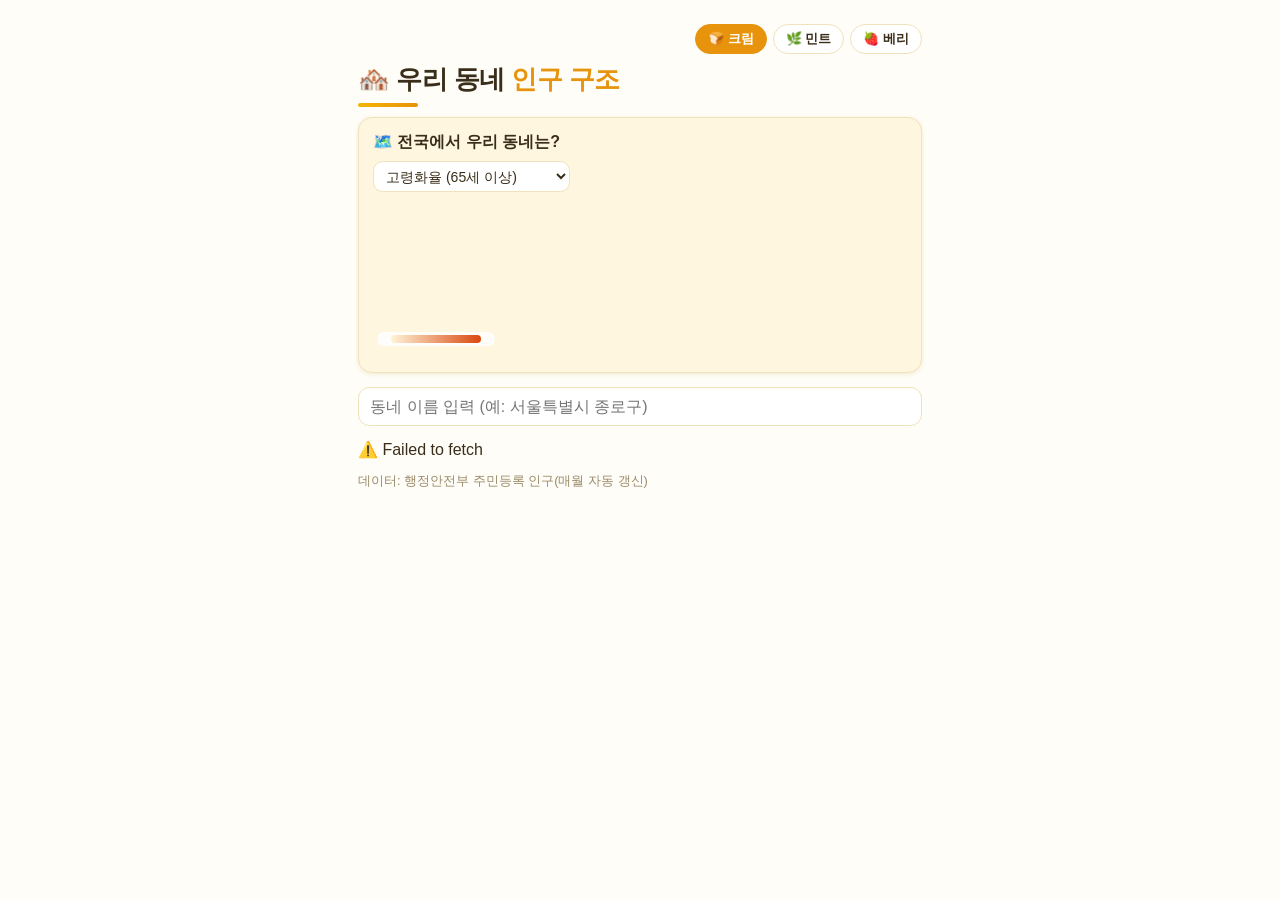
<file: demo.html>
<!DOCTYPE html>
<html lang="ko">
<head>
<meta charset="UTF-8">
<meta name="viewport" content="width=device-width, initial-scale=1.0">
<title>우리 동네 인구 구조 🏘️</title>
<script src="https://cdn.plot.ly/plotly-2.35.2.min.js" charset="utf-8"></script>
<style>
  :root{
    --bg:#FFFDF7; --card:#FFF6E0; --border:#F0E2BC;
    --accent:#E8930C; --gold:#F4B400; --text:#3A2E1A; --muted:#9A8B6A; --shadow:rgba(180,140,20,.18);
  }
  body[data-theme="mint"]{--bg:#F4FFFB;--card:#E7FBF3;--border:#C7F0E0;--accent:#0EA371;--gold:#34D399;--text:#0F3D2E;--muted:#6FA992;--shadow:rgba(16,185,129,.18);}
  body[data-theme="berry"]{--bg:#FFF7FA;--card:#FFE9F1;--border:#FBD5E5;--accent:#E23C86;--gold:#F9A8D4;--text:#4A1D33;--muted:#B98098;--shadow:rgba(236,72,153,.18);}
  *{box-sizing:border-box;}
  body{margin:0;background:var(--bg);color:var(--text);transition:background .3s;
    font-family:-apple-system,BlinkMacSystemFont,"Apple SD Gothic Neo","Malgun Gothic",sans-serif;}
  .wrap{max-width:600px;margin:0 auto;padding:24px 18px 48px;}
  .themes{display:flex;gap:6px;justify-content:flex-end;margin-bottom:8px;}
  .themes button{border:1px solid var(--border);background:#fff;color:var(--text);border-radius:99px;
    padding:5px 12px;font-size:13px;font-weight:700;cursor:pointer;font-family:inherit;}
  .themes button.on{background:var(--accent);color:#fff;border-color:var(--accent);}
  h1{font-size:1.6rem;font-weight:800;letter-spacing:-.02em;margin:.1rem 0;}
  h1 .a{color:var(--accent);}
  .under{width:60px;height:4px;border-radius:99px;margin:.4rem 0 .6rem;
    background:linear-gradient(90deg,var(--gold),var(--accent));}
  input#q{width:100%;font-size:1rem;padding:.6rem .7rem;border:1px solid var(--border);
    border-radius:.7rem;background:#fff;color:var(--text);margin-bottom:14px;}
  .cards{display:grid;grid-template-columns:repeat(4,1fr);gap:10px;margin-bottom:14px;}
  .card{background:var(--card);border:1px solid var(--border);border-radius:14px;padding:12px;
    box-shadow:0 1px 4px var(--shadow);}
  .card .k{font-size:.74rem;color:var(--muted);font-weight:700;}
  .card .v{font-size:1.15rem;font-weight:800;color:var(--accent);margin-top:2px;}
  #py{width:100%;}
  .foot{color:var(--muted);font-size:.8rem;margin-top:14px;}
  /* ── 지도 카드 ── */
  .mapcard{background:var(--card);border:1px solid var(--border);border-radius:14px;padding:14px;
    box-shadow:0 1px 4px var(--shadow);margin-bottom:14px;}
  .mapcard .mt{font-weight:800;margin-bottom:8px;}
  .mctl{display:flex;gap:8px;align-items:center;flex-wrap:wrap;margin-bottom:8px;font-size:.85rem;font-weight:700;}
  .mctl select,.mctl input{border:1px solid var(--border);border-radius:.6rem;padding:.35rem .5rem;
    font-family:inherit;font-size:.88rem;background:#fff;color:var(--text);}
  .mctl input{width:62px;}
  .mapbox{position:relative;}
  #map{width:100%;height:auto;display:block;}   /* 반응형: 가로 100% */
  #map path{stroke:#fff;stroke-width:.4;cursor:pointer;}
  #map path.hl{stroke:var(--accent);stroke-width:1.1;filter:brightness(1.12);}
  .lgd{position:absolute;left:4px;bottom:4px;display:flex;align-items:center;gap:6px;
    font-size:.72rem;font-weight:700;color:var(--muted);background:rgba(255,255,255,.82);border-radius:8px;padding:3px 8px;}
  .lgd .bar{width:90px;height:8px;border-radius:99px;background:linear-gradient(90deg,#FFF3D6,#D9480F);}
  #tip{position:absolute;pointer-events:none;background:rgba(255,255,255,.97);border:1px solid var(--border);
    border-radius:10px;padding:7px 10px;font-size:.78rem;line-height:1.45;box-shadow:0 3px 12px var(--shadow);
    white-space:nowrap;z-index:5;color:#3A2E1A;}
  #tip b{font-size:.84rem;}
  .rank{font-size:.8rem;margin-top:8px;}
  .rank button{border:1px solid var(--border);background:#fff;color:var(--text);border-radius:99px;
    padding:2px 8px;font-size:.74rem;font-weight:700;cursor:pointer;font-family:inherit;margin:0 3px 4px 0;}
  .rank button:hover{background:var(--accent);color:#fff;border-color:var(--accent);}
  @media(max-width:560px){.cards{grid-template-columns:repeat(2,1fr);}}
</style>
</head>
<body>
  <div class="wrap">
    <div class="themes" id="themes">
      <button data-th="" class="on">🍞 크림</button>
      <button data-th="mint">🌿 민트</button>
      <button data-th="berry">🍓 베리</button>
    </div>
    <h1>🏘️ 우리 동네 <span class="a">인구 구조</span></h1>
    <div class="under"></div>

    <!-- 지도: 전국을 색으로 보고, 클릭하면 아래 대시보드가 그 지역으로 바뀜 -->
    <div class="mapcard">
      <div class="mt">🗺️ 전국에서 우리 동네는?</div>
      <div class="mctl">
        <select id="metric">
          <option value="65,100" selected>고령화율 (65세 이상)</option>
          <option value="0,14">유소년 비율 (0~14세)</option>
          <option value="13,18">청소년 비율 (13~18세)</option>
          <option value="14,14">만 14세 비율</option>
          <option value="0,6">영유아 비율 (0~6세)</option>
          <option value="0,0">0세 비율 (갓 태어난 아기)</option>
          <option value="custom">✏️ 직접 입력</option>
        </select>
        <span id="customAge" hidden>만 <input id="ageLo" type="number" value="0" min="0" max="100">세 ~
          <input id="ageHi" type="number" value="100" min="0" max="100">세</span>
      </div>
      <div class="mapbox" id="mapbox">
        <svg id="map"></svg>
        <div class="lgd"><span id="lgMin"></span><span class="bar"></span><span id="lgMax"></span></div>
        <div id="tip" hidden></div>
      </div>
      <div class="rank" id="rankTop"></div>
      <div class="rank" id="rankLow"></div>
    </div>

    <input id="q" list="regions" placeholder="동네 이름 입력 (예: 서울특별시 종로구)">
    <datalist id="regions"></datalist>
    <div class="cards" id="cards"></div>
    <div id="py"></div>
    <p class="foot">데이터: 행정안전부 주민등록 인구(매월 자동 갱신)</p>
  </div>

<script>
const 기본지역 = "서울특별시 종로구"; // ← 보고 싶은 지역으로 바꿔도 돼요
const DATA_URL = "https://raw.githubusercontent.com/greatsong/modudata/main/data/population_latest.csv";
const MAP_URL = "https://raw.githubusercontent.com/greatsong/modudata/main/data/sigungu_pop.json";

let HEADER = [], INDEX = {};
const num = s => parseInt(String(s).replace(/[^0-9-]/g,''),10) || 0;   // 따옴표·천단위 쉼표 제거
// 따옴표로 감싼 CSV 한 줄 파싱 (값 안에 쉼표가 있어 단순 split 불가)
function parseCSV(line){const o=[];let c='',q=false;for(let i=0;i<line.length;i++){const ch=line[i];if(ch==='"'){if(q&&line[i+1]==='"'){c+='"';i++;}else q=!q;}else if(ch===','&&!q){o.push(c);c='';}else c+=ch;}o.push(c);return o;}
const cleanName = s => s.replace(/\s*\(\d+\)\s*$/,'').replace(/\s+/g,' ').trim();  // "서울…종로구 (1111…)" → "서울…종로구"

function ageBySex(cells){
  const m = new Array(101).fill(0), f = new Array(101).fill(0);
  for(let i=1;i<HEADER.length;i++){
    const mm = HEADER[i].match(/_(\d+)세/); if(!mm) continue;   // 총인구수·연령구간 열은 건너뜀
    const a = Math.min(100, +mm[1]);
    if(HEADER[i].includes('_남_')) m[a]+=num(cells[i]);
    else if(HEADER[i].includes('_여_')) f[a]+=num(cells[i]);    // _계_ 열은 무시(남+여만)
  }
  return { m, f };
}
const rsum = (a,lo,hi)=>{ let s=0; for(let i=lo;i<=hi;i++) s+=a[i]; return s; };

function drawPyramid(m, f){
  const ages=Array.from({length:101},(_,i)=>i);   // 0~100세(100+) 1세 단위
  const mx=Math.max(...m,...f,1);
  const step=Math.max(500, Math.ceil(mx/4/500)*500), lim=Math.ceil(mx/step)*step;
  const tv=[]; for(let v=-lim; v<=lim; v+=step) tv.push(v);
  Plotly.react('py',[
    {y:ages,x:m.map(v=>-v),name:'남자',type:'bar',orientation:'h',marker:{color:'#4C8DF6'},
     customdata:m,hovertemplate:'%{y}세 · 남 %{customdata:,}명<extra></extra>'},
    {y:ages,x:f,name:'여자',type:'bar',orientation:'h',marker:{color:'#F4789B'},
     hovertemplate:'%{y}세 · 여 %{x:,}명<extra></extra>'}
  ],{
    barmode:'relative', bargap:0.15, height:560, margin:{l:46,r:14,t:6,b:28},
    paper_bgcolor:'rgba(0,0,0,0)', plot_bgcolor:'rgba(0,0,0,0)',
    font:{family:'-apple-system,"Malgun Gothic",sans-serif',size:12,color:'#333'},
    legend:{orientation:'h',x:0.5,xanchor:'center',y:1.03},
    xaxis:{tickvals:tv,ticktext:tv.map(v=>Math.abs(v).toLocaleString()),zeroline:true,zerolinecolor:'#ccc',gridcolor:'rgba(0,0,0,.06)',fixedrange:true},
    yaxis:{dtick:10,ticksuffix:'세',range:[-0.6,100.6],fixedrange:true}
  },{displayModeBar:false,responsive:true});
}

function show(name){
  const cells = INDEX[name]; if(!cells) return;
  const {m,f} = ageBySex(cells);
  const mT = rsum(m,0,100), fT = rsum(f,0,100), total = mT+fT;
  const old = rsum(m,65,100)+rsum(f,65,100), young = rsum(m,0,14)+rsum(f,0,14);
  const pct = n => total ? (n/total*100).toFixed(1)+'%' : '-';
  document.getElementById('cards').innerHTML = `
    <div class="card"><div class="k">총인구</div><div class="v">${total.toLocaleString()}</div></div>
    <div class="card"><div class="k">남 / 여</div><div class="v" style="font-size:.92rem">${mT.toLocaleString()}<br>${fT.toLocaleString()}</div></div>
    <div class="card"><div class="k">고령화율 65+</div><div class="v">${pct(old)}</div></div>
    <div class="card"><div class="k">유소년 0-14</div><div class="v">${pct(young)}</div></div>`;
  drawPyramid(m, f);
}

/* ───────── 지도 ───────── */
const AGE = {}, VALS = {}, RANK = {};   // 나이 배열 캐시 · 현재 지표값 · 전국 순위
let MAPREG = [], NREG = 0;              // [{n:지역명, el:path}]

function ageOf(name){        // 나이별 인구(남+여 합) — 지역당 1번만 계산해 저장
  if(AGE[name]) return AGE[name];
  const cells = INDEX[name]; if(!cells) return null;
  const {m,f} = ageBySex(cells);
  const arr = m.map((v,i)=>v+f[i]);
  return AGE[name] = { arr, total: rsum(arr,0,100) };
}
function metricRange(){      // 선택된 지표의 나이 구간 [시작, 끝]
  const sel = document.getElementById('metric').value;
  if(sel !== 'custom') return sel.split(',').map(Number);
  const cl = v => Math.min(100, Math.max(0, parseInt(v,10)||0));
  let lo = cl(document.getElementById('ageLo').value), hi = cl(document.getElementById('ageHi').value);
  return lo<=hi ? [lo,hi] : [hi,lo];
}
const fmt = v => v.toFixed(v<10?2:1)+'%';
const 시도약칭 = {'강원특별자치도':'강원','경기도':'경기','경상남도':'경남','경상북도':'경북','광주광역시':'광주','대구광역시':'대구','대전광역시':'대전','부산광역시':'부산','서울특별시':'서울','세종특별자치시':'세종','울산광역시':'울산','인천광역시':'인천','전라남도':'전남','전북특별자치도':'전북','제주특별자치도':'제주','충청남도':'충남','충청북도':'충북'};
const 짧은이름 = n => { const [a,...r]=n.split(' '); const s=시도약칭[a]||a.slice(0,2); return r.length ? s+' '+r.join(' ') : s; };

function buildMap(list){
  // 투영: x=경도×cos(36°) (위도 보정), y=－위도. ×100은 보기 좋은 숫자 크기로
  const kx = Math.cos(36*Math.PI/180)*100, ky = 100;
  const px = lon => lon*kx, py = lat => -lat*ky;
  let x0=1e9, y0=1e9, x1=-1e9, y1=-1e9;
  list.forEach(g=>g.p.forEach(poly=>poly.forEach(ring=>ring.forEach(pt=>{
    const x=px(pt[0]), y=py(pt[1]);
    if(x<x0)x0=x; if(x>x1)x1=x; if(y<y0)y0=y; if(y>y1)y1=y;
  }))));
  const svg = document.getElementById('map');
  svg.setAttribute('viewBox', `${(x0-2).toFixed(1)} ${(y0-2).toFixed(1)} ${(x1-x0+4).toFixed(1)} ${(y1-y0+4).toFixed(1)}`);
  const dByName = new Map();   // 같은 이름(청주시 3조각)은 path 하나로 합침
  list.forEach(g=>{
    let d='';
    g.p.forEach(poly=>poly.forEach(ring=>{
      d += 'M'+ring.map(pt=>px(pt[0]).toFixed(1)+' '+py(pt[1]).toFixed(1)).join('L')+'Z';
    }));
    dByName.set(g.n, (dByName.get(g.n)||'')+d);
  });
  dByName.forEach((d,n)=>{
    const el = document.createElementNS('http://www.w3.org/2000/svg','path');
    el.setAttribute('d', d);
    el.addEventListener('pointerenter', ()=>{ el.classList.add('hl'); svg.appendChild(el); });  // 하이라이트(외곽선이 안 가리게 맨 위로)
    el.addEventListener('pointermove', e=>showTip(e,n));
    el.addEventListener('pointerdown', e=>showTip(e,n));   // 모바일 터치도 툴팁
    el.addEventListener('pointerleave', ()=>{ el.classList.remove('hl'); hideTip(); });
    el.addEventListener('click', ()=>pick(n));
    svg.appendChild(el);
    MAPREG.push({n, el});
  });
}
function paint(){            // 지표에 맞게 색 칠하기 + 범례 + 랭킹
  const [lo,hi] = metricRange();
  const vs = [];
  MAPREG.forEach(({n})=>{
    const a = ageOf(n);
    const v = (a && a.total) ? rsum(a.arr,lo,hi)/a.total*100 : null;
    VALS[n] = v; if(v!=null) vs.push(v);
  });
  const vMin = Math.min(...vs), vMax = Math.max(...vs);
  const t2c = t => `rgb(${Math.round(255+(217-255)*t)},${Math.round(243+(72-243)*t)},${Math.round(214+(15-214)*t)})`;  // 크림→주황
  MAPREG.forEach(({n,el})=>{
    const v = VALS[n];
    el.setAttribute('fill', v==null ? '#eee' : t2c((v-vMin)/(vMax-vMin||1)));
  });
  document.getElementById('lgMin').textContent = fmt(vMin);
  document.getElementById('lgMax').textContent = fmt(vMax);
  const sorted = MAPREG.filter(({n})=>VALS[n]!=null).map(({n})=>n).sort((a,b)=>VALS[b]-VALS[a]);
  NREG = sorted.length; sorted.forEach((n,i)=>RANK[n]=i+1);   // 전국 순위(내림차순)
  const btns = ns => ns.map(n=>`<button data-n="${n}">${짧은이름(n)} ${fmt(VALS[n])}</button>`).join('');
  document.getElementById('rankTop').innerHTML = '🏆 상위 5 · '+btns(sorted.slice(0,5));
  document.getElementById('rankLow').innerHTML = '🐢 하위 5 · '+btns(sorted.slice(-5).reverse());
}
const tip = document.getElementById('tip');
function showTip(e,n){
  const v = VALS[n], a = ageOf(n);
  tip.innerHTML = `<b>${n}</b><br>총인구 ${a?a.total.toLocaleString():'-'}명<br>`+
    (v==null?'-':`${fmt(v)} · 전국 ${NREG}곳 중 <b>${RANK[n]}위</b>`);
  tip.hidden = false;
  const r = document.getElementById('mapbox').getBoundingClientRect();   // 화면 밖으로 안 나가게
  tip.style.left = Math.max(0, Math.min(e.clientX-r.left+14, r.width-tip.offsetWidth-2))+'px';
  tip.style.top  = Math.max(0, e.clientY-r.top-tip.offsetHeight-10)+'px';
}
function hideTip(){ tip.hidden = true; }
function pick(n){            // 지도·랭킹 클릭 → 아래 대시보드를 그 지역으로
  if(!INDEX[n]) return;
  const q = document.getElementById('q');
  q.value = n; show(n);
  q.scrollIntoView({behavior:'smooth', block:'start'});
}
document.getElementById('metric').addEventListener('change', ()=>{
  document.getElementById('customAge').hidden = document.getElementById('metric').value!=='custom';
  paint();
});
['ageLo','ageHi'].forEach(id=>document.getElementById(id).addEventListener('input', paint));
['rankTop','rankLow'].forEach(id=>document.getElementById(id).addEventListener('click', e=>{
  const b = e.target.closest('button'); if(b) pick(b.dataset.n);
}));

document.getElementById('themes').addEventListener('click', e=>{
  const b = e.target.closest('button'); if(!b) return;
  document.body.dataset.theme = b.dataset.th; localStorage.setItem('pop_theme', b.dataset.th);
  document.querySelectorAll('.themes button').forEach(x=>x.classList.toggle('on', x===b));
});
const st = localStorage.getItem('pop_theme') || '';
document.body.dataset.theme = st;
document.querySelectorAll('.themes button').forEach(x=>x.classList.toggle('on', x.dataset.th===st));

(async ()=>{
  const [buf, mapData] = await Promise.all([
    fetch(DATA_URL).then(r=>r.arrayBuffer()),
    fetch(MAP_URL).then(r=>r.json()).catch(()=>fetch("sigungu_pop.json").then(r=>r.json()))   // 원격 실패 시 같은 폴더 파일로
  ]);
  const text = new TextDecoder('euc-kr').decode(buf);   // 행안부 원본은 cp949 인코딩
  const lines = text.trim().split(/\r?\n/);
  HEADER = parseCSV(lines[0]);
  const dl = document.getElementById('regions');
  lines.slice(1).forEach(line=>{
    const cells = parseCSV(line); const name = cleanName(cells[0]);
    INDEX[name] = cells;
    const o = document.createElement('option'); o.value = name; dl.appendChild(o);
  });
  const q = document.getElementById('q'); q.value = 기본지역;
  q.addEventListener('input', ()=>{ if(INDEX[q.value]) show(q.value); });
  buildMap(mapData.sigungu);
  paint();
  show(기본지역);
})().catch(e=>document.getElementById('cards').textContent = '⚠️ ' + e.message);
</script>
</body>
</html>
</file>
